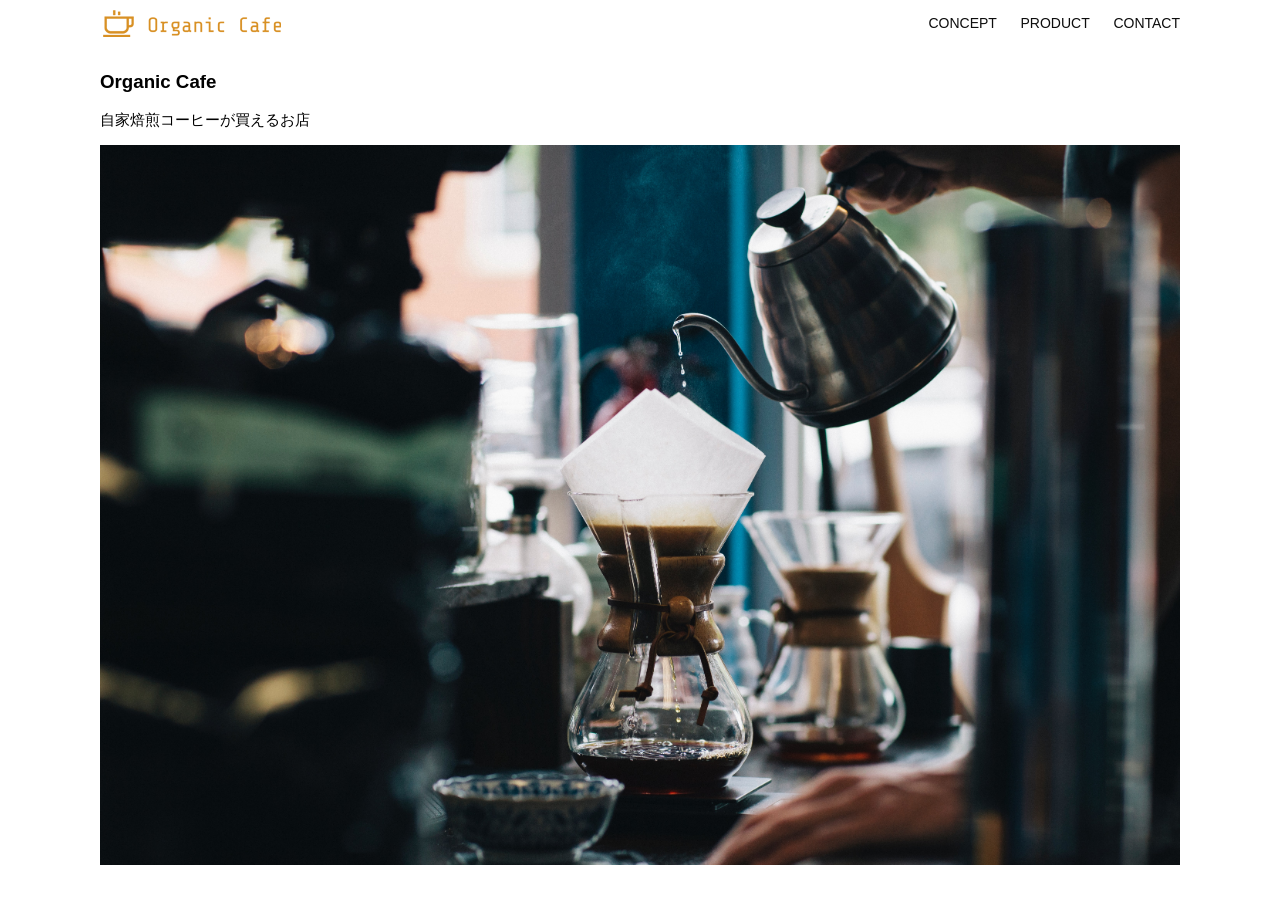
<file: html-css-kadai_013/index.html>
<!DOCTYPE html>
<html>
  <head>
    <title>Organic Cafe</title>
    <meta charset="UTF-8" />
    <meta name="description" content="自家焙煎のコーヒーがお家で楽しめるOrganic Cafe"/>
    <meta name="viewport" content="width=device-width, initial-scale=1.0" />
    <link rel="stylesheet" href="style.css" />
  </head>
  <body>
    <!-- ヘッダー -->
    <header>
      <!-- ロゴ -->
      <a href="index.html" id="logo"><img src="images/logo.png" alt="トップページに戻る"/></a>

      <!-- PC用ナビゲーション -->
      <nav id="nav-pc">
        <a href="index.html#concept">CONCEPT</a>
        <a href="index.html#product">PRODUCT</a>
        <a href="index.html#contact">CONTACT</a>
      </nav>

          <!-- スマホ用メニューボタン -->
    <img id="menu-sp" src="images/button-menu.png" alt="ナビゲーションを開く" onclick="document.getElementById('nav-sp').style.display = 'block'">

     <!-- スマホ用ナビゲーション -->
     <nav id="nav-sp">
       <ul>
         <li>
           <img id="close" src="images/button-close.png" alt="ナビゲーションを閉じる" onclick="document.getElementById('nav-sp').style.display = 'none'">
         </li>
         <li>
           <a id="logo-sp" href="index.html" onclick="document.getElementById('nav-sp').style.display = 'none'">
             <img src="images/logo-sp.png" alt="トップページに戻る">
           </a>
         </li>
         <li>
           <a class="menu" href="index.html#concept" onclick="document.getElementById('nav-sp').style.display = 'none'">CONCEPT</a>
         </li>
         <li>
           <a class="menu" href="index.html#product" onclick="document.getElementById('nav-sp').style.display = 'none'">PRODUCT</a>
         </li>
         <li><a class="menu" href="index.html#contact" onclick="document.getElementById('nav-sp').style.display = 'none'">CONTACT</a>
         </li>
       </ul>
     </nav>
    </header>

    <main>
      <article>
        <!-- メインビジュアル -->
        <section id="main-visual">
          <div id="main-message">
            <h1>Organic Cafe</h1>
            <p>自家焙煎コーヒーが買えるお店</p>
          </div>
          <img src="images/main-image.jpg" alt="コーヒーをハンドドリップで淹れる画像"/>
        </section>
      </article>
    </main>
  </body>
</html>
</file>
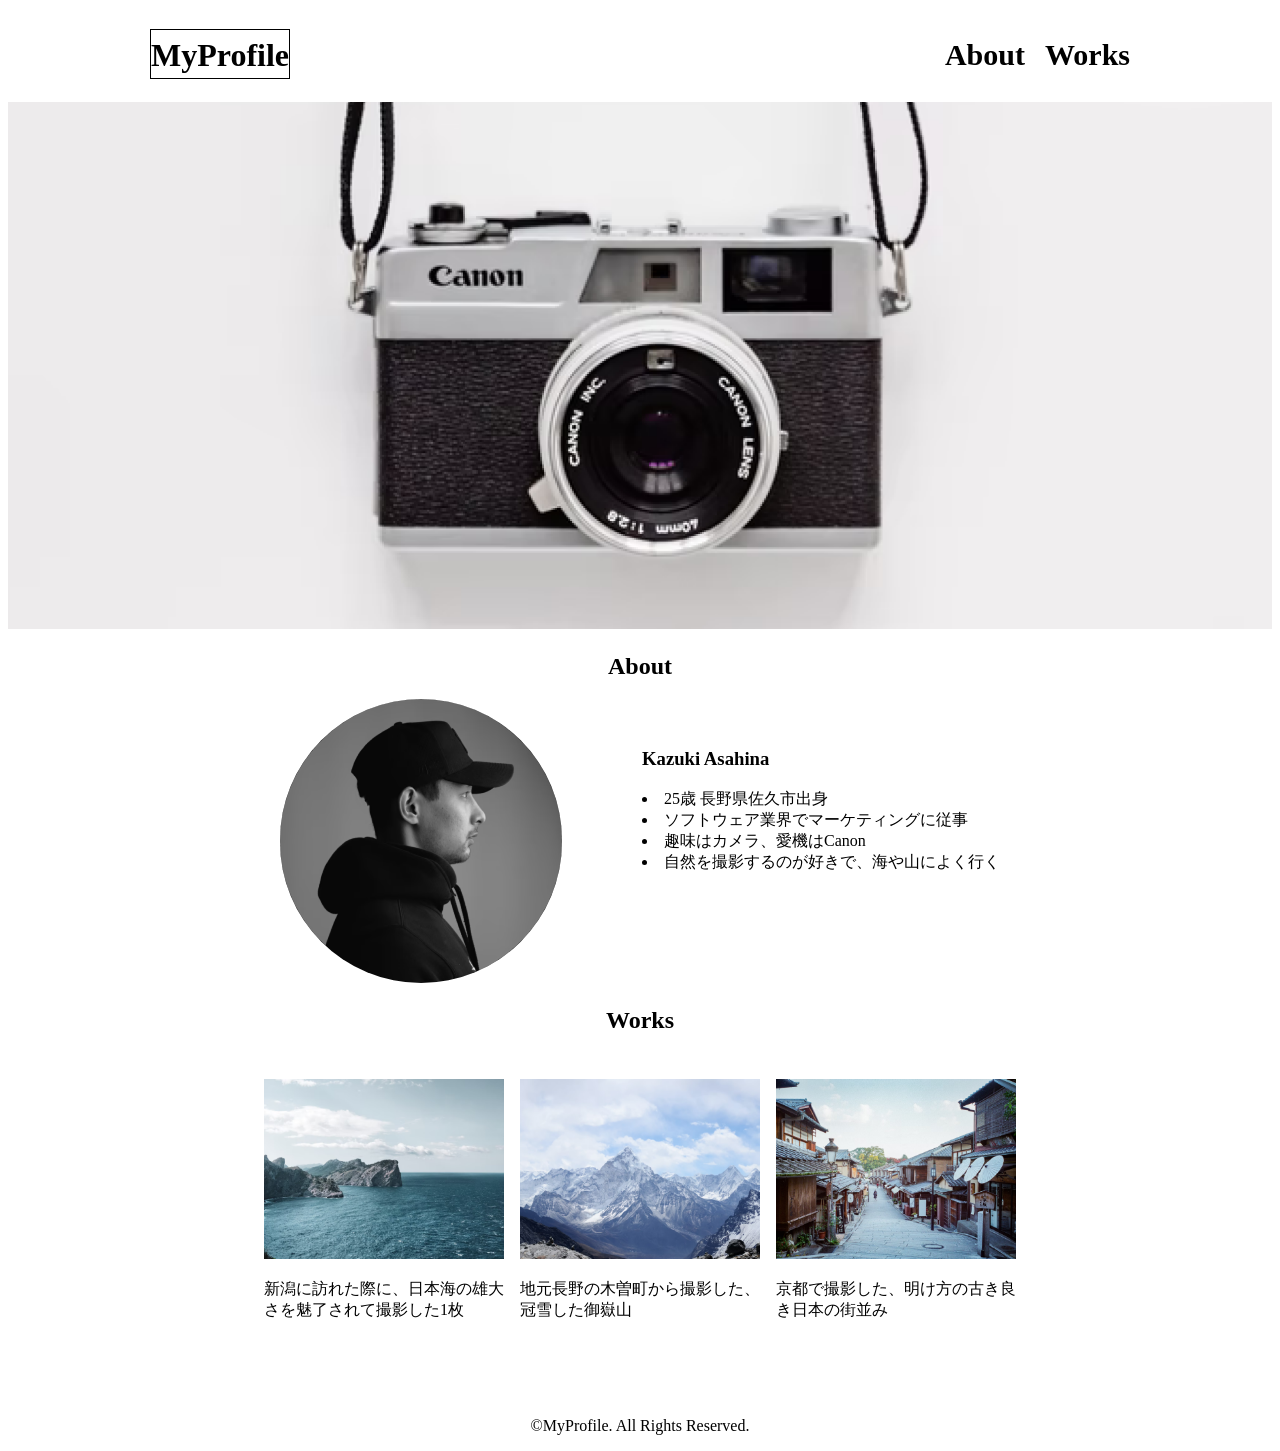
<file: kadai_001/index.html>
<!DOCTYPE html>
<html>
    <head>
    <title>Myprofile</title>
    <meta charset="UTF-8">
    <meta name="description" content="">
    <meta name="viewport" content="width=device-width, initial-scale=1.0">
    <link rel="stylesheet" href="css/style.css">
    </head>
    <body>
        <header>
            <h1>MyProfile</h1>
            <nav id="nav-pc">
          <ul>
          <li><a href="index.html#about">About</a></li>
          <li><a href="index.html#works">Works</a></li>
          </ul>
            </nav>
        </header>

        <main>
            <article>
                <div>
                    <img src="images/main.png" alt="main-visual">
                </div>
                <section id="about">
                    <h2>About</h2>
                    <div id="about-contens">
                    <div id="about-left">
                    <img src="images/about.png" alt="Kazuki Asahina">
                    </div> 
                    <div id="about-right">
                    <h3>Kazuki Asahina</h3>
                    <nav>
                     <li>25歳 長野県佐久市出身</li>
                     <li>ソフトウェア業界でマーケティングに従事</li>
                     <li>趣味はカメラ、愛機はCanon</li>
                     <li>自然を撮影するのが好きで、海や山によく行く</li>
                    </nav>
                    </div>
                    </div>
                </section>
                <section id="works">
                    <h2>Works</h2>
                    <div id="works-toics">
                    <div class="works-contents">
                        <img src="images/works1.png" alt="works1">
                        <p>新潟に訪れた際に、日本海の雄大さを魅了されて撮影した1枚</p>
                    </div>
                    <div class="works-contents">
                        <img src="images/works2.png" alt="works1">
                        <p>地元長野の木曽町から撮影した、冠雪した御嶽山</p>
                    </div>
                    <div class="works-contents">
                        <img src="images/works3.png" alt="works1">
                        <p>京都で撮影した、明け方の古き良き日本の街並み</p>
                    </div>
                    </div>
                </section>
            </article>
        </main>
        <footer>
           <p id="copyright">&copy;MyProfile. All Rights Reserved.</p> 
        </footer>
    </body>
</html>
</file>
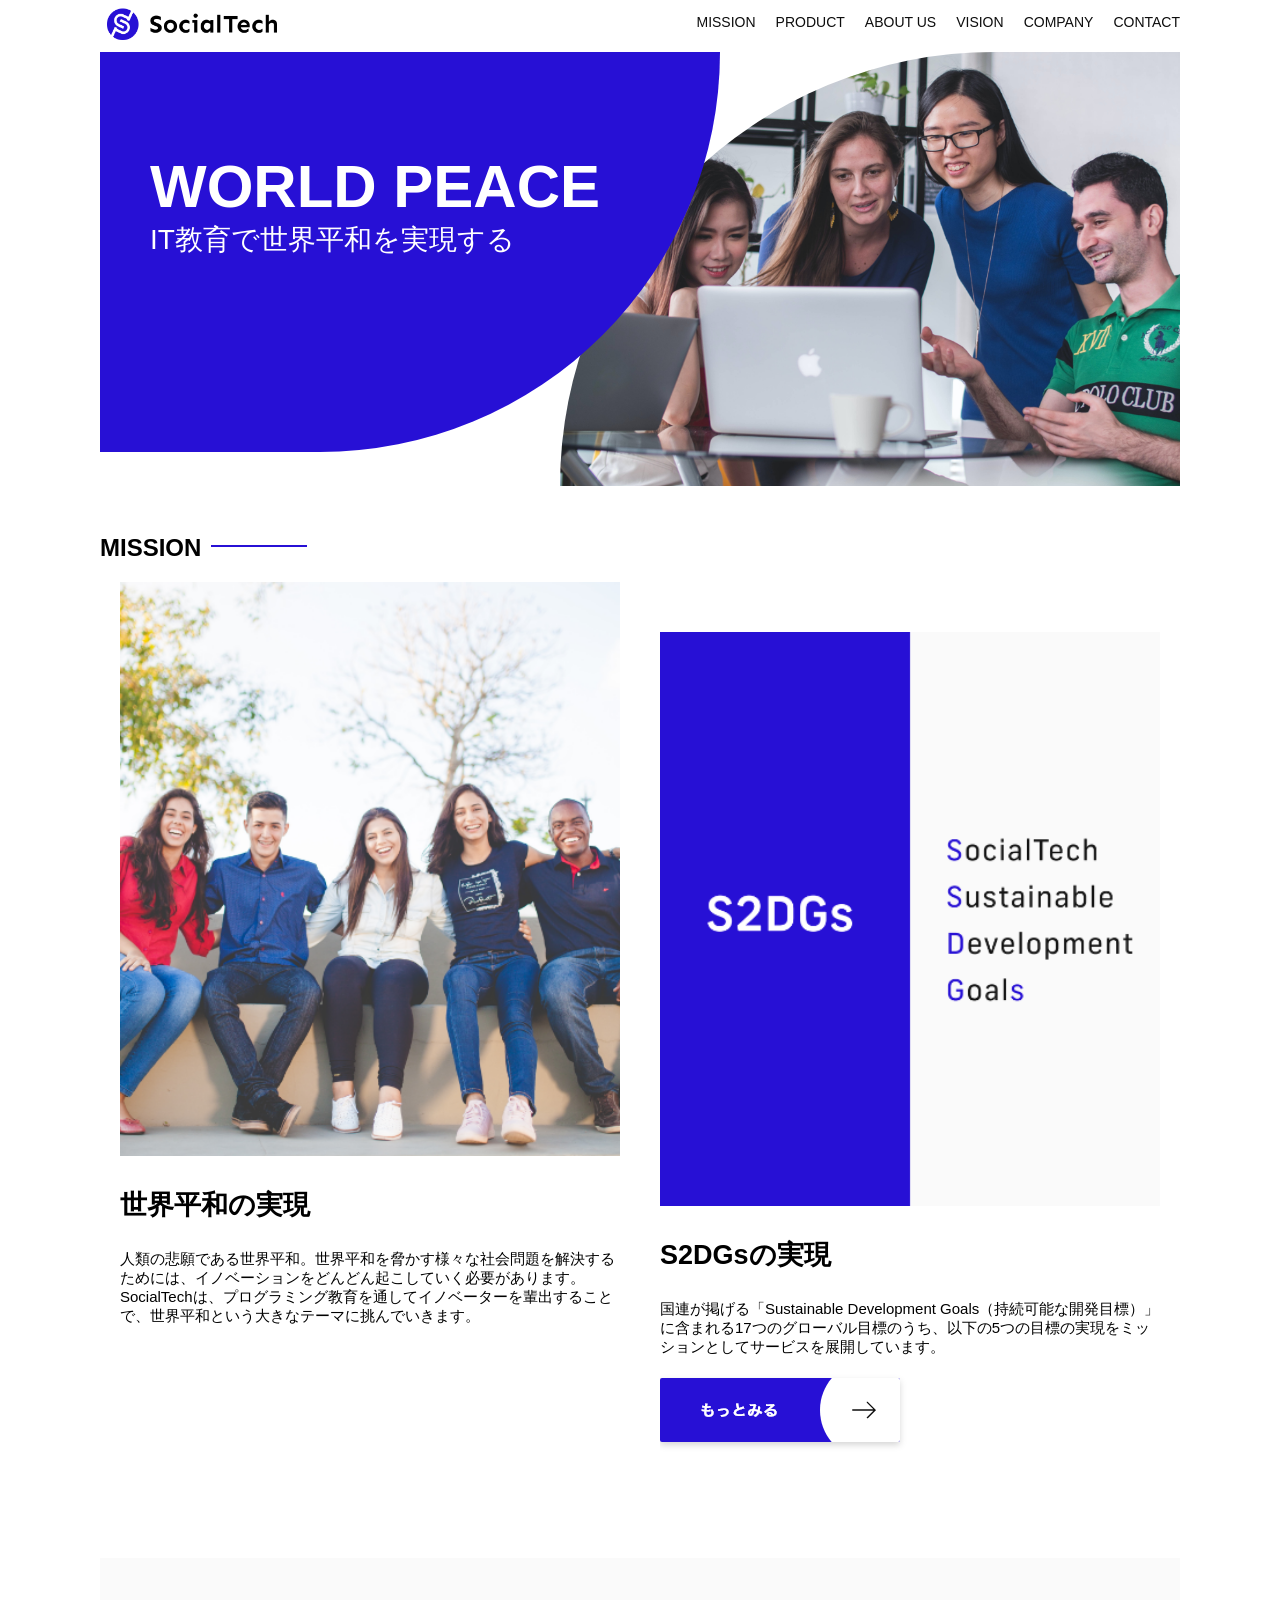
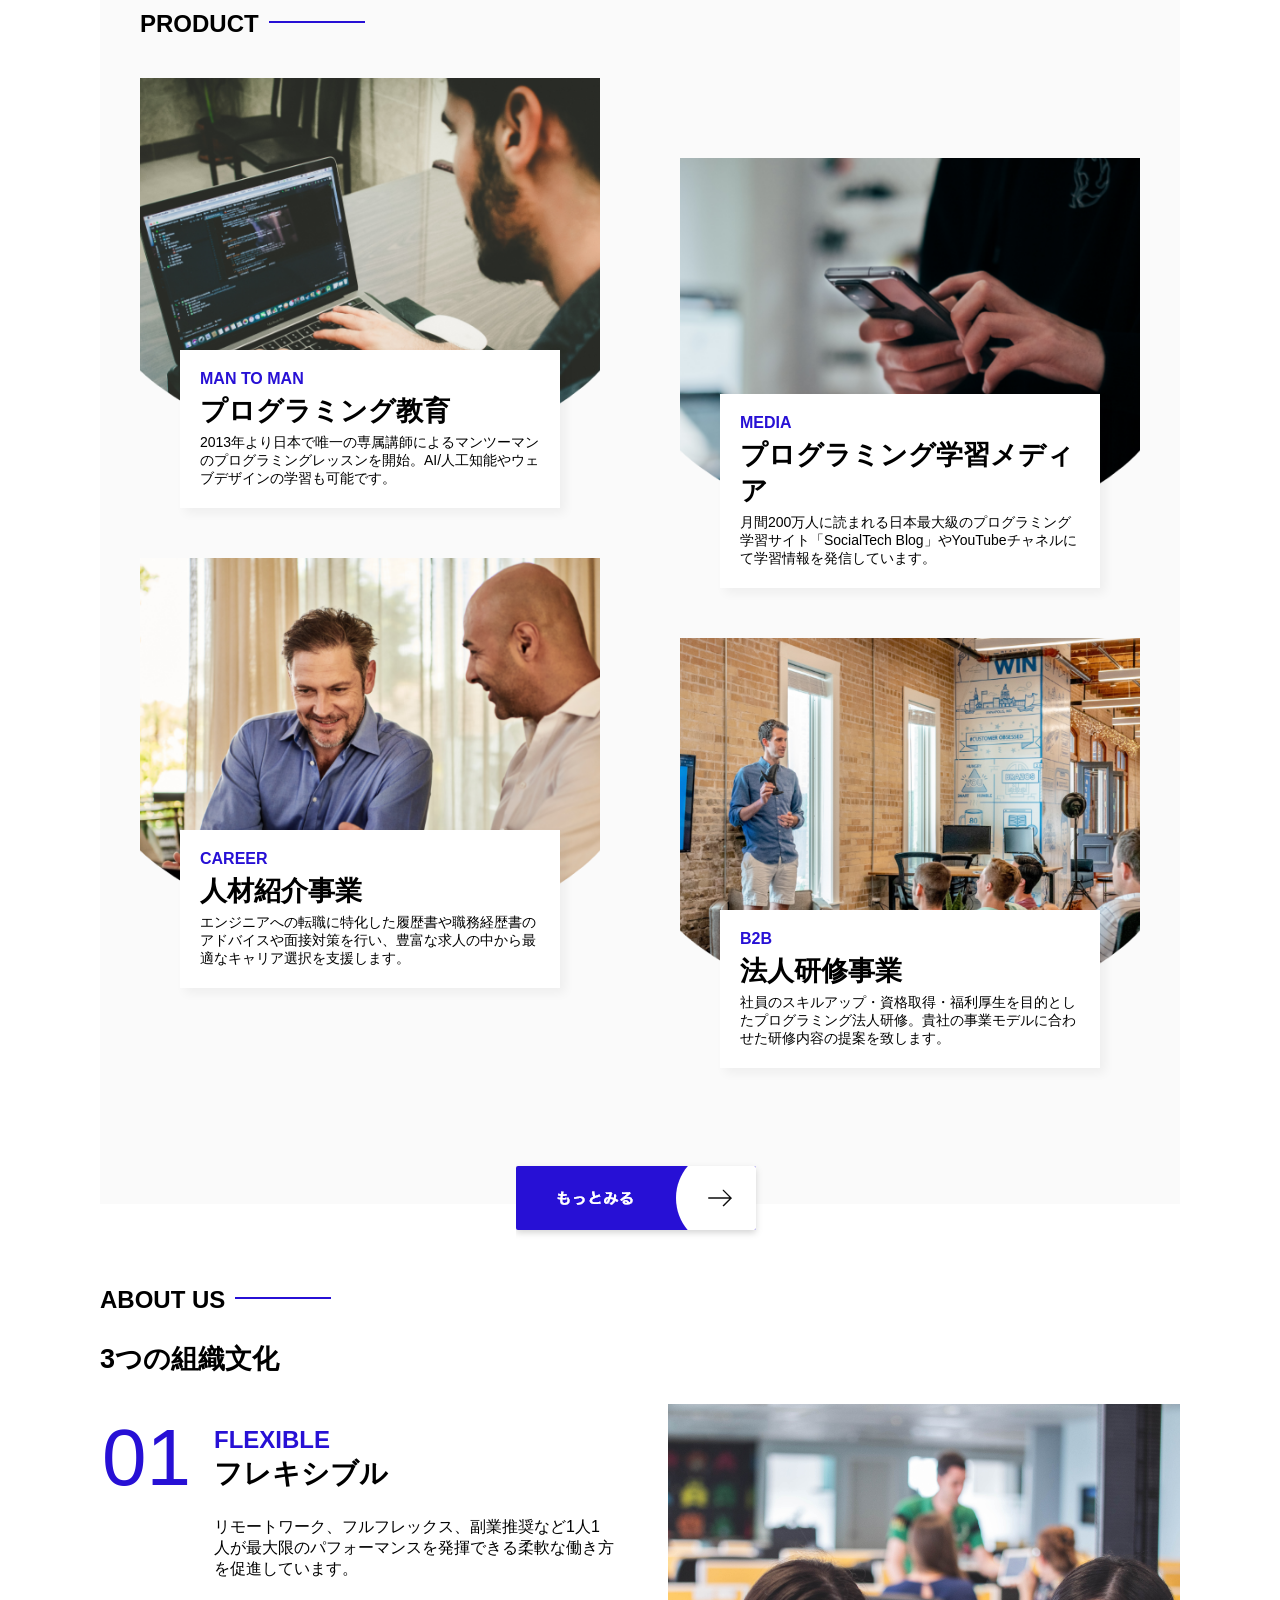
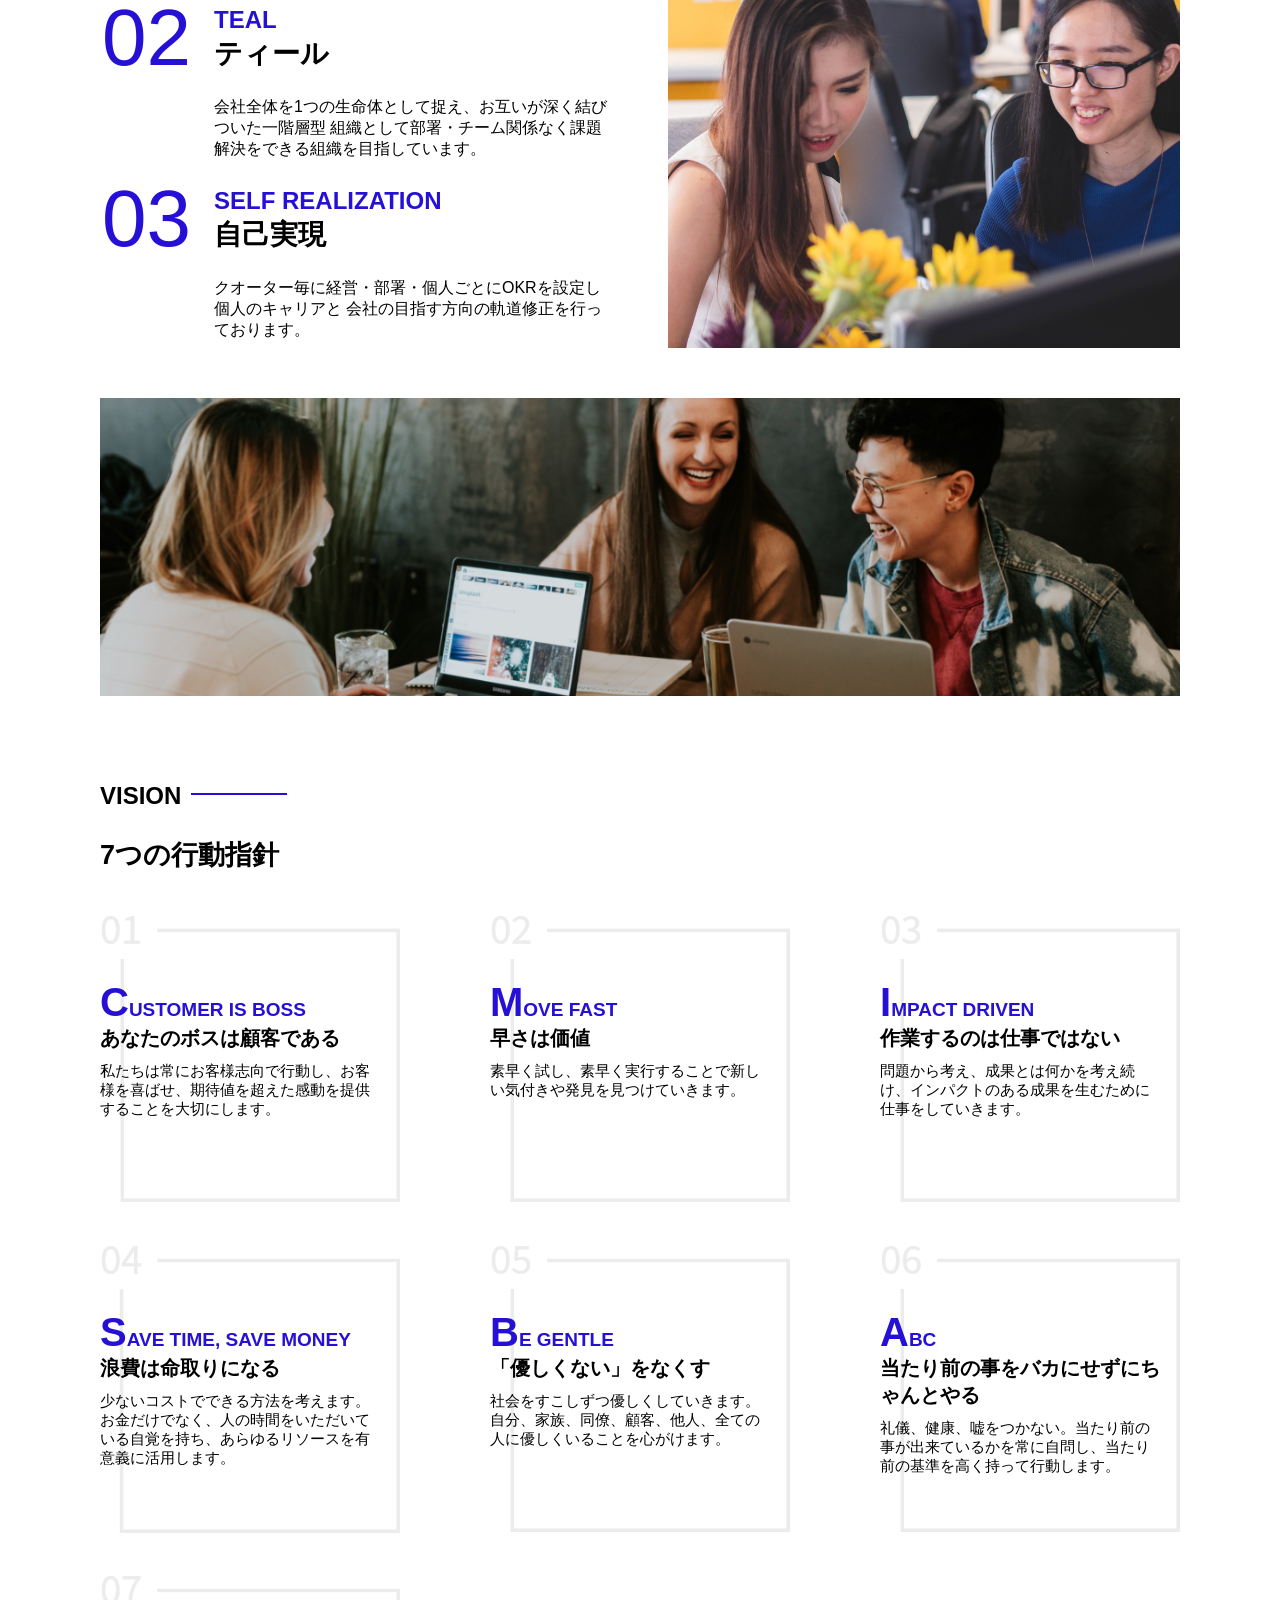
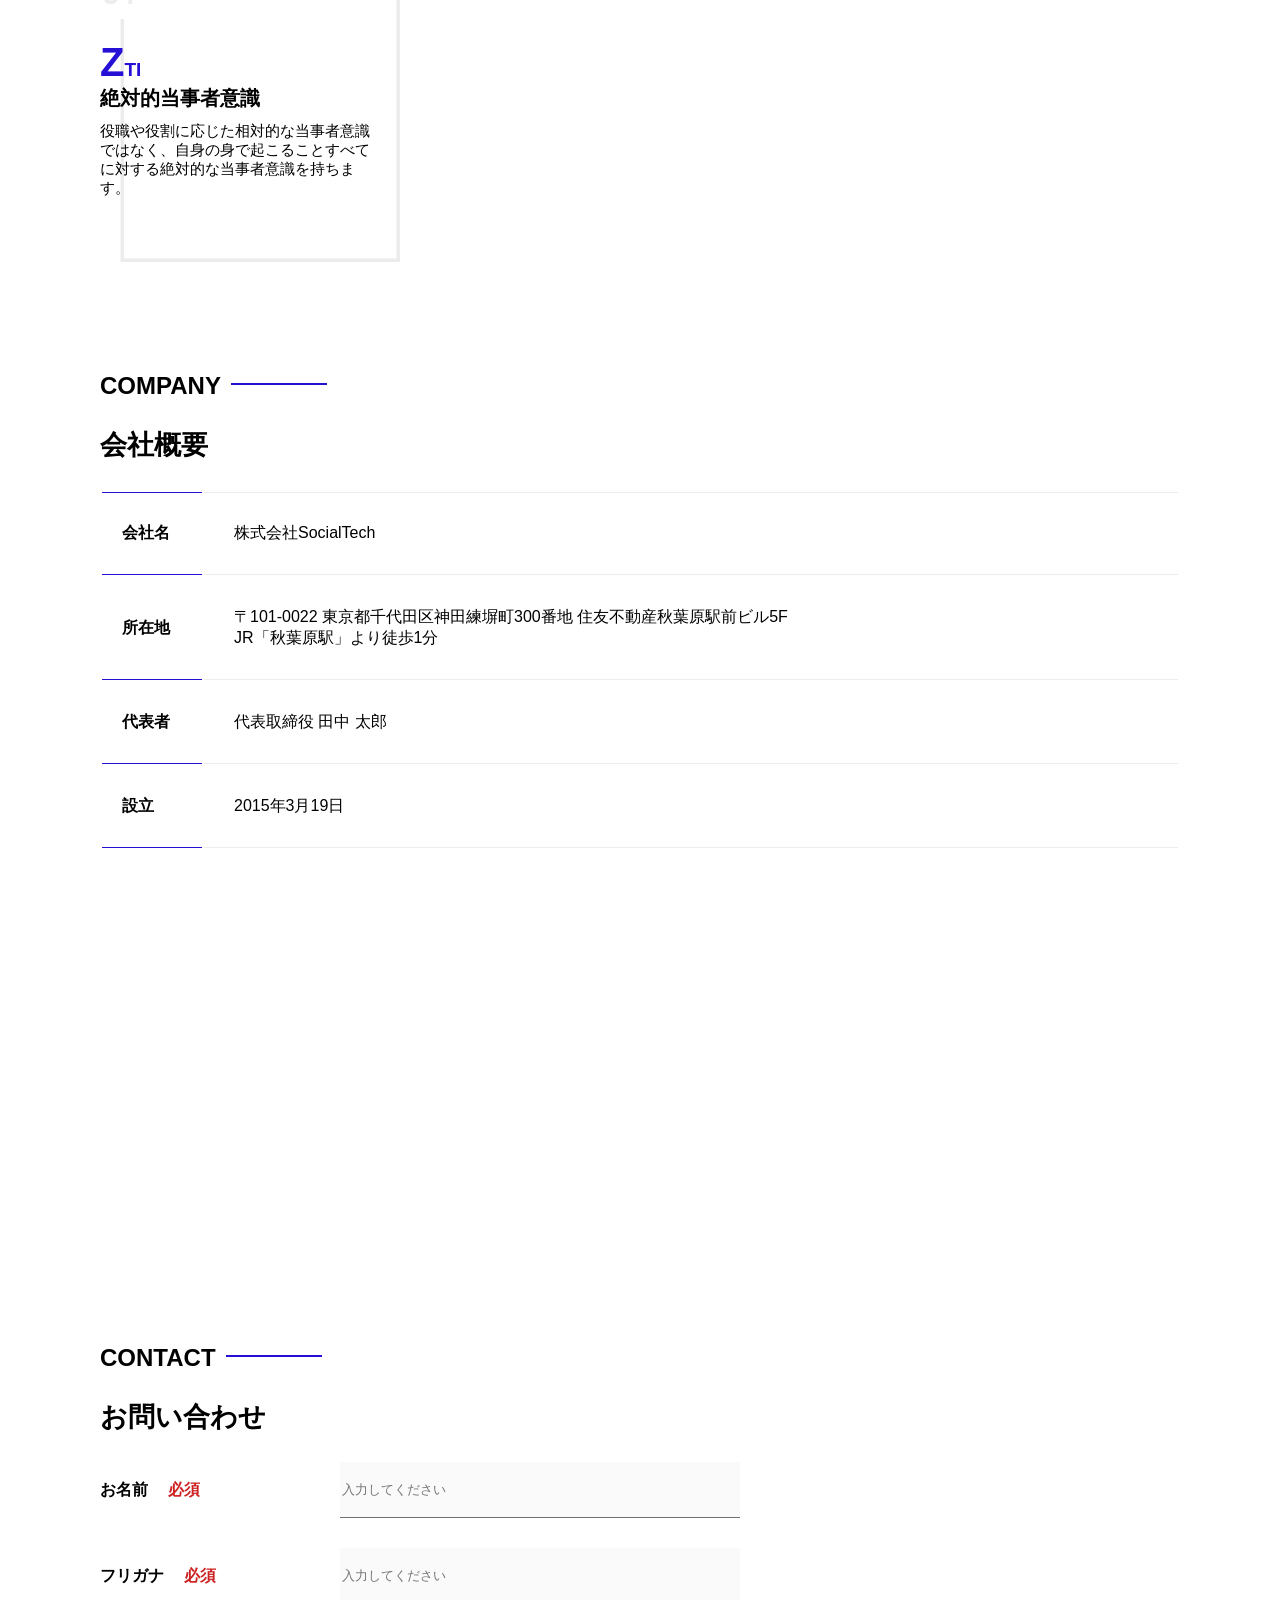
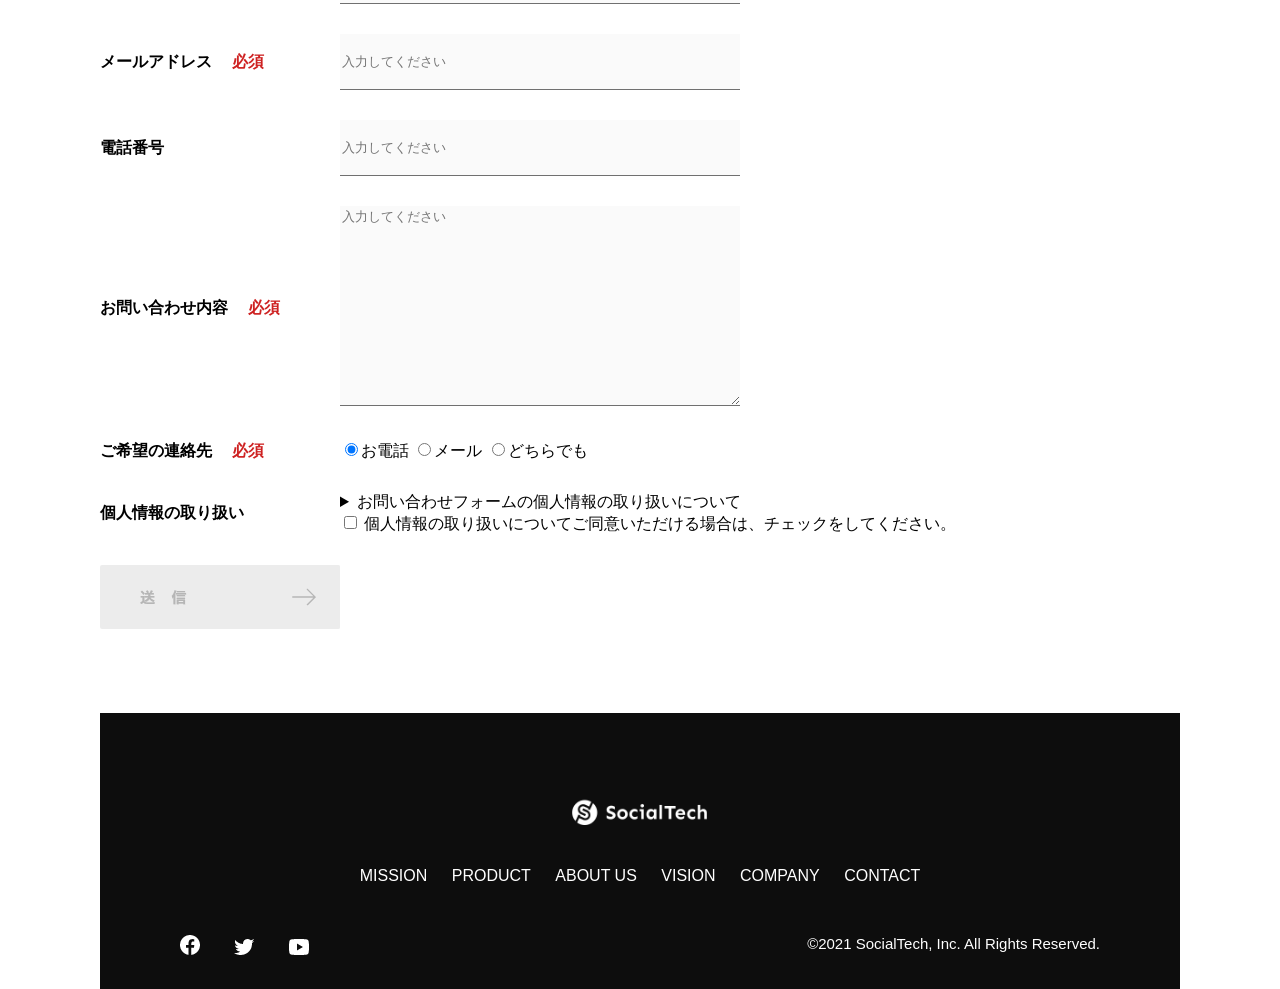
<file: kadai_tutorial_output/index.html>
<!DOCTYPE html>
 <html>
 <head>
  <title>SocialTech</title>
  <meta charset="UTF-8">
  <meta name="description" content="SocialTechはEdTech業界のリーディングカンパニーを目指します。">
  <meta name="viewport" content="width=device-width, initial-scale=1.0">
  <link rel="stylesheet" href="style.css">
</head>  
 <body>
  <header>
     <a href="index.html" id="logo">
      <img src="images/logo.png" alt="トップページに戻る">
    </a>

    <nav id="nav-pc">
       <ul>
        <li><a href="mission.html">MISSION</a></li>
        <li><a href="product.html">PRODUCT</a></li>
        <li><a href="index.html#aboutus">ABOUT US</a></li>
        <li><a href="index.html#vision">VISION</a></li>
        <li><a href="index.html#company">COMPANY</a></li>
        <li><a href="index.html#contact">CONTACT</a></li>
       </ul>
   </nav>

    <!-- スマホ用メニューボタン -->
       <button id="menu-sp" onclick="document.getElementById('nav-sp').style.display = 'block'">
         <img src="images/button-menu.png" alt="ナビゲーションを開く">
       </button>
       <!-- スマホ用ナビゲーション -->
       <div id="nav-sp">
         <button id="close" onclick="document.getElementById('nav-sp').style.display = 'none'">
           <img src="images/button-close.png" alt="ナビゲーションを閉じる">
         </button>
 
         <nav>
           <ul>
             <li>
               <a id="logo-sp" href="index.html" onclick="document.getElementById('nav-sp').style.display = 'none'"><img src="images/logo-sp.png" alt="トップページに戻る"></a>
             </li>
             <li><a class="menu" href="mission.html" onclick="document.getElementById('nav-sp').style.display = 'none'">MISSION</a></li>
             <li><a class="menu" href="product.html" onclick="document.getElementById('nav-sp').style.display = 'none'">PRODUCT</a></li>
             <li><a class="menu" href="index.html#aboutus" onclick="document.getElementById('nav-sp').style.display = 'none'">ABOUT US</a></li>
             <li><a class="menu" href="index.html#vision" onclick="document.getElementById('nav-sp').style.display = 'none'">VISION</a></li>
             <li><a class="menu" href="index.html#company" onclick="document.getElementById('nav-sp').style.display = 'none'">COMPANY</a></li>
             <li><a class="menu" href="index.html#contact" onclick="document.getElementById('nav-sp').style.display = 'none'">CONTACT</a></li>
           </ul>
         </nav>
         <div id="sns">
           <a href="https://www.facebook.com/sejuku2013">
             <img src="images/button-facebook.png" alt="Facebookのリンク">
           </a>
           <a href="https://twitter.com/samuraijuku">
             <img src="images/button-twitter.png" alt="Twitterのリンク">
           </a>
           <a href="https://www.youtube.com/channel/UCCFOQO5aDK0xXam4cUQXT8g">
             <img src="images/button-youtube.png" alt="YouTubeのリンク">
           </a>
         </div>
       </div>
  </header>
  
  <main>
    <article>
        <section id="main-visual">
            <div id="main-message">
            <h1>WORLD PEACE</h1>
            <p>IT教育で世界平和を実現する</p>
        </div>
        <img src="images/index/index-main.png" alt="PCの周りに集まる多国籍の仲間たち">
      </section>

      <section id="mission">
        <h2 class="index-h2">MISSION</h2>
        <div id="mission-flex">
          <div>
            <img id="mission-photo" src="images/index/index-mission.png" alt="屋外のベンチで写真を撮影する多国籍の仲間たち">
            <h3>世界平和の実現</h3>
            <p>
              人類の悲願である世界平和。世界平和を脅かす様々な社会問題を解決するためには、イノベーションをどんどん起こしていく必要があります。SocialTechは、プログラミング教育を通してイノベーターを輩出することで、世界平和という大きなテーマに挑んでいきます。
            </p>
          </div>
          <div>
            <img id="s2dgs" src="images/index/s2dgs.png" alt="S2DGs">
            <h3>S2DGsの実現</h3>
            <p>国連が掲げる「Sustainable Development Goals（持続可能な開発目標）」に含まれる17つのグローバル目標のうち、以下の5つの目標の実現をミッションとしてサービスを展開しています。</p>
            <a href="mission.html">
              <img src="images/button-more.png" alt="もっとみる">
            </a>
          </div>
        </div>
      </section>

      <section id="product">
       <h2 class="index-h2">PRODUCT</h2>
        <div class="product-flex">
         <div id="product-left">
            <div>
               <img class="product-photo" src="images/index/index-mantoman.png" alt="PCでコードを書く男性">
               <div class="product-explain">
                 <span>MAN TO MAN</span>
                 <h3>プログラミング教育</h3>
                 <p>2013年より日本で唯一の専属講師によるマンツーマンのプログラミングレッスンを開始。AI/人工知能やウェブデザインの学習も可能です。</p>
               </div>
             </div>
             <div>
               <img class="product-photo" src="images/index/index-career.png" alt="笑顔で話し合う2人の男性">
               <div class="product-explain">
                 <span>CAREER</span>
                 <h3>人材紹介事業</h3>
                 <p>エンジニアへの転職に特化した履歴書や職務経歴書のアドバイスや面接対策を行い、豊富な求人の中から最適なキャリア選択を支援します。</p>
               </div>
             </div>
         </div>
         <div id="product-right">
            <div>
              <img class="product-photo" src="images/index/index-media.png" alt="スマートフォンを操作する人">
              <div class="product-explain">
                <span>MEDIA</span>
                <h3>プログラミング学習メディア</h3>
                <p>月間200万人に読まれる日本最大級のプログラミング学習サイト「SocialTech Blog」やYouTubeチャネルにて学習情報を発信しています。</p>
              </div>
            </div>
            <div>
              <img class="product-photo" src="images/index/index-b2b.png" alt="講演中の男性とそれを聴く人々">
              <div class="product-explain">
                <span>B2B</span>
                <h3>法人研修事業</h3>
                <p>社員のスキルアップ・資格取得・福利厚生を目的としたプログラミング法人研修。貴社の事業モデルに合わせた研修内容の提案を致します。</p>
              </div>
            </div>
          </div>
        </div>
        <div id="product-more">
          <a href="product.html">
            <img src="images/button-more.png" alt="もっとみる">
          </a>
        </div>
      </section>

      <section id="aboutus">
        <h2 class="index-h2">ABOUT US</h2>
        <h3>3つの組織文化</h3>
        <div>
             <table class="culture-table">
            <tr>
              <td class="culture-num">01</td>
              <th><span class="culture-en">FLEXIBLE</span><br>フレキシブル</th>
            </tr>
            <tr>
              <td>
                <!--空のセル-->
              </td>
              <td class="culture-description">リモートワーク、フルフレックス、副業推奨など1人1人が最大限のパフォーマンスを発揮できる柔軟な働き方を促進しています。</td>
            </tr>
            <tr>
              <td class="culture-num">02</td>
              <th><span class="culture-en">TEAL</span><br>ティール</th>
            </tr>
            <tr>
              <td>
                <!--空のセル-->
              </td>
              <td class="culture-description">会社全体を1つの生命体として捉え、お互いが深く結びついた一階層型 組織として部署・チーム関係なく課題解決をできる組織を目指しています。</td>
            </tr>
            <tr>
              <td class="culture-num">03</td>
              <th><span class="culture-en">SELF REALIZATION</span><br>自己実現</th>
            </tr>
            <tr>
              <td>
                <!--空のセル-->
              </td>
              <td class="culture-description">クオーター毎に経営・部署・個人ごとにOKRを設定し個人のキャリアと 会社の目指す方向の軌道修正を行っております。</td>
            </tr>
          </table>
        <img class="culture-img" src="images/index/index-aboutus1.png" alt="笑顔で話し合う2人の女性">
        </div>
        <img class="culture-img2" src="images/index/index-aboutus2.png" alt="笑顔で話し合う3人の男女">
      </section>

      <section id="vision">
        <h2 class="index-h2">VISION</h2>
        <h3>7つの行動指針</h3>
        <div>
          <div class="vision-box">
               <img src="images/index/vision-01.png" alt="01">
               <div>
                 <h4>CUSTOMER IS BOSS</h4>
                 <h5>あなたのボスは顧客である</h5>
                 <p>私たちは常にお客様志向で行動し、お客様を喜ばせ、期待値を超えた感動を提供することを大切にします。</p>
               </div>
          </div>
          <div class="vision-box">
               <img src="images/index/vision-02.png" alt="02">
               <div>
                 <h4>MOVE FAST</h4>
                 <h5>早さは価値</h5>
                 <p>素早く試し、素早く実行することで新しい気付きや発見を見つけていきます。</p>
               </div>
             </div>
             <div class="vision-box">
               <img src="images/index/vision-03.png" alt="03">
               <div>
                 <h4>IMPACT DRIVEN</h4>
                 <h5>作業するのは仕事ではない</h5>
                 <p>問題から考え、成果とは何かを考え続け、インパクトのある成果を生むために仕事をしていきます。</p>
               </div>
             </div>
             <div class="vision-box">
               <img src="images/index/vision-04.png" alt="04">
               <div>
                 <h4>SAVE TIME, SAVE MONEY</h4>
                 <h5>浪費は命取りになる</h5>
                 <p>少ないコストでできる方法を考えます。お金だけでなく、人の時間をいただいている自覚を持ち、あらゆるリソースを有意義に活用します。</p>
               </div>
             </div>
             <div class="vision-box">
               <img src="images/index/vision-05.png" alt="05">
               <div>
                 <h4>BE GENTLE</h4>
                 <h5>「優しくない」をなくす</h5>
                 <p>社会をすこしずつ優しくしていきます。自分、家族、同僚、顧客、他人、全ての人に優しくいることを心がけます。</p>
               </div>
             </div>
             <div class="vision-box">
               <img src="images/index/vision-06.png" alt="06">
               <div>
                 <h4>ABC</h4>
                 <h5>当たり前の事をバカにせずにちゃんとやる</h5>
                 <p>礼儀、健康、嘘をつかない。当たり前の事が出来ているかを常に自問し、当たり前の基準を高く持って行動します。</p>
               </div>
             </div>
             <div class="vision-box">
               <img src="images/index/vision-07.png" alt="07">
               <div>
                 <h4>ZTI</h4>
                 <h5>絶対的当事者意識</h5>
                 <p>役職や役割に応じた相対的な当事者意識ではなく、自身の身で起こることすべてに対する絶対的な当事者意識を持ちます。</p>
               </div>
             </div>
        </div>
      </section>

      <section id="company">
        <h2 class="index-h2">COMPANY</h2>
        <h3>会社概要</h3>
        <table id="company-table">
             <tr>
               <th class="tableheader tableheader-first">会社名</th>
               <td class="cell cell-first">株式会社SocialTech</td>
             </tr>
             <tr>
               <th class="tableheader">所在地</th>
               <td class="cell">〒101-0022 東京都千代田区神田練塀町300番地 住友不動産秋葉原駅前ビル5F<br>JR「秋葉原駅」より徒歩1分</td>
             </tr>
             <tr>
               <th class="tableheader">代表者</th>
               <td class="cell">代表取締役 田中 太郎</td>
             </tr>
             <tr>
               <th class="tableheader">設立</th>
               <td class="cell">2015年3月19日</td>
             </tr>
           </table>
            <iframe 
 src="https://www.google.com/maps/embed?pb=!1m18!1m12!1m3!1d3240.0688551336807!2d139.7720776771055!3d35.69992317258124!2m3!1f0!2f0!3f0!3m2!1i1024!2i768!4f13.1!3m3!1m2!1s0x60188fee13660e23%3A0x77137876edf742ac!2z5L2P5Y-L5LiN5YuV55Sj56eL6JGJ5Y6f6aeF5YmN44OT44Or!5e0!3m2!1sja!2sjp!4v1704858013291!5m2!1sja!2sjp" 
 style="border: 0" allowfullscreen="" loading="lazy">
 </iframe>
      </section>

      <section id="contact">
        <h2 class="index-h2">CONTACT</h2>
        <h3>お問い合わせ</h3>
        <form>
          <div>
            <div class="contact-heading">
              <label class="contact-label">お名前<span class="contact-span">必須</span></label>
            </div>
            <div>
              <input type="text" name="name" placeholder="入力してください" class="contact-textbox">
            </div>
          </div>
          <div>
            <div class="contact-heading">
              <label class="contact-label">フリガナ<span class="contact-span">必須</span></label>
            </div>
            <div>
              <input type="text" name="hurigana" placeholder="入力してください" class="contact-textbox">
            </div>
          </div>
          <div>
            <div class="contact-heading">
              <label class="contact-label">メールアドレス<span class="contact-span">必須</span></label>
            </div>
            <div>
              <input type="text" name="email" placeholder="入力してください" class="contact-textbox">
            </div>
          </div>
          <div>
            <div class="contact-heading">
              <label class="contact-label">電話番号</label>
            </div>
            <div>
              <input type="text" name="tel" placeholder="入力してください" class="contact-textbox">
            </div>
          </div>
           <div>
            <div class="contact-heading">
              <label class="contact-label">お問い合わせ内容<span class="contact-span">必須</span></label>
            </div>
            <div>
              <textarea class="contact-textarea" placeholder="入力してください" name="message"></textarea>
            </div>
          </div>
          <div>
            <div class="contact-heading">
              <label class="contact-label">ご希望の連絡先<span class="contact-span">必須</span></label>
            </div>
            <div>
              <input class="radiobutton" type="radio" value="tel" name="contact" checked><label>お電話</label>
              <input class="radiobutton" type="radio" value="mail" name="contact"><label>メール</label>
              <input class="radiobutton" type="radio" value="both" name="contact"><label>どちらでも</label>
            </div>
          </div>
          <div>
               <div class="contact-heading">
                 <label class="contact-label">個人情報の取り扱い</label>
               </div>
               <div>
                 <details>
                   <summary>お問い合わせフォームの個人情報の取り扱いについて</summary>
                   <div>
                     <dl>
                       <dt>１．組織の名称又は氏名</dt>
                       <dd>株式会社SocialTech</dd>
                       <dt>２．個人情報保護管理者（若しくはその代理人）の氏名又は職名、所属及び連絡先</dt>
                       <dd>
                         <p>鈴木 一郎 コーポレート部</p>
                         <p>メールアドレス：samurai@example.com</p>
                         <p>TEL：03-1234-5678</p>
                       </dd>
                       <dt>３．個人情報の利用目的</dt>
                       <dd>
                         <ul>
                           <li>本サービス及び本サービスに関連する情報の提供又はそれらに関する連絡のため</li>
                           <li>ユーザーの本人確認のため</li>
                           <li>当社サービスのご案内のため</li>
                           <li>当社の商品等の広告または宣伝（電子メールによるものを含むものとします。）</li>
                         </ul>
                       </dd>
                       <dt>４．個人情報の取り扱い業務の委託</dt>
                       <dd>個人情報の取扱業務の全部または一部を外部に業務委託する場合があります。その際、弊社は、個人情報を適切に保護できる管理体制を敷き実行していることを条件として委託先を厳選したうえで、機密保持契約を委託先と締結し、お客様の個人情報を厳密に管理させます。</dd>
                       <dt>５．個人情報の開示等の請求</dt>
                       <dd>
                         お客様は、弊社に対してご自身の個人情報の開示等（利用目的の通知、開示、内容の訂正・追加・削除、利用の停止または消去、第三者への提供の停止）に関して、当社問合わせ窓口に申し出ることができます。<br>
                         その際、弊社はお客様ご本人を確認させていただいたうえで、合理的な期間内に対応いたします。<br>
                         なお、個人情報に関する弊社問合わせ先は、次の通りです。
                       </dd>
                       <dd>
                         <p>株式会社SocialTech　個人情報問合せ窓口</p>
                         <p>〒150-0043　東京都千代田区神田練塀町300番地 住友不動産秋葉原駅前ビル5F</p>
                         <p>メールアドレス：samurai@example.com　TEL：03-1234-5678</p>
                       </dd>
 
                       <dt>６．個人情報を提供されることの任意性について</dt>
                       <dd>お客様がご自身の個人情報を弊社に提供されるか否かは、お客様のご判断によりますが、もしご提供されない場合には、適切なサービスが提供できない場合がありますので予めご了承ください。</dd>
                     </dl>
                   </div>
                 </details>
                 <input type="checkbox" name="agree">
                 <span>個人情報の取り扱いについてご同意いただける場合は、チェックをしてください。</span>
               </div>
             </div>
             <input type="image" src="images/button-submit.png" alt="送信する">
        </form>
      </section>


    </article>
  </main>
  </body>
</html>
      </section>
    </article>
   </main>

   <footer>
      <div id="footer-logo">
        <img src="images/logo-sp.png" alt="SocialTech">
      </div>
      <div id="footer-link">
        <a href="mission.html">MISSION</a>
        <a href="product.html">PRODUCT</a>
        <a href="index.html#aboutus">ABOUT US</a>
        <a href="index.html#vision">VISION</a>
        <a href="index.html#company">COMPANY</a>
        <a href="index.html#contact">CONTACT</a>
      </div>
       <div id="sns-footer">
         <div class="sns-btns">
           <a href="https://www.facebook.com/sejuku2013"><img src="images/button-facebook.png" alt="Facebookのリンク"></a>
           <a href="https://twitter.com/samuraijuku"><img src="images/button-twitter.png" alt="Twitterのリンク"></a>
           <a href="https://www.youtube.com/channel/UCCFOQO5aDK0xXam4cUQXT8g"><img src="images/button-youtube.png" alt="YouTubeのリンク"></a>
         </div>
         <p id="copyright">&copy;2021 SocialTech, Inc. All Rights Reserved.</p>
       </div>
    </footer>
    




 </body>
 </html>
</file>
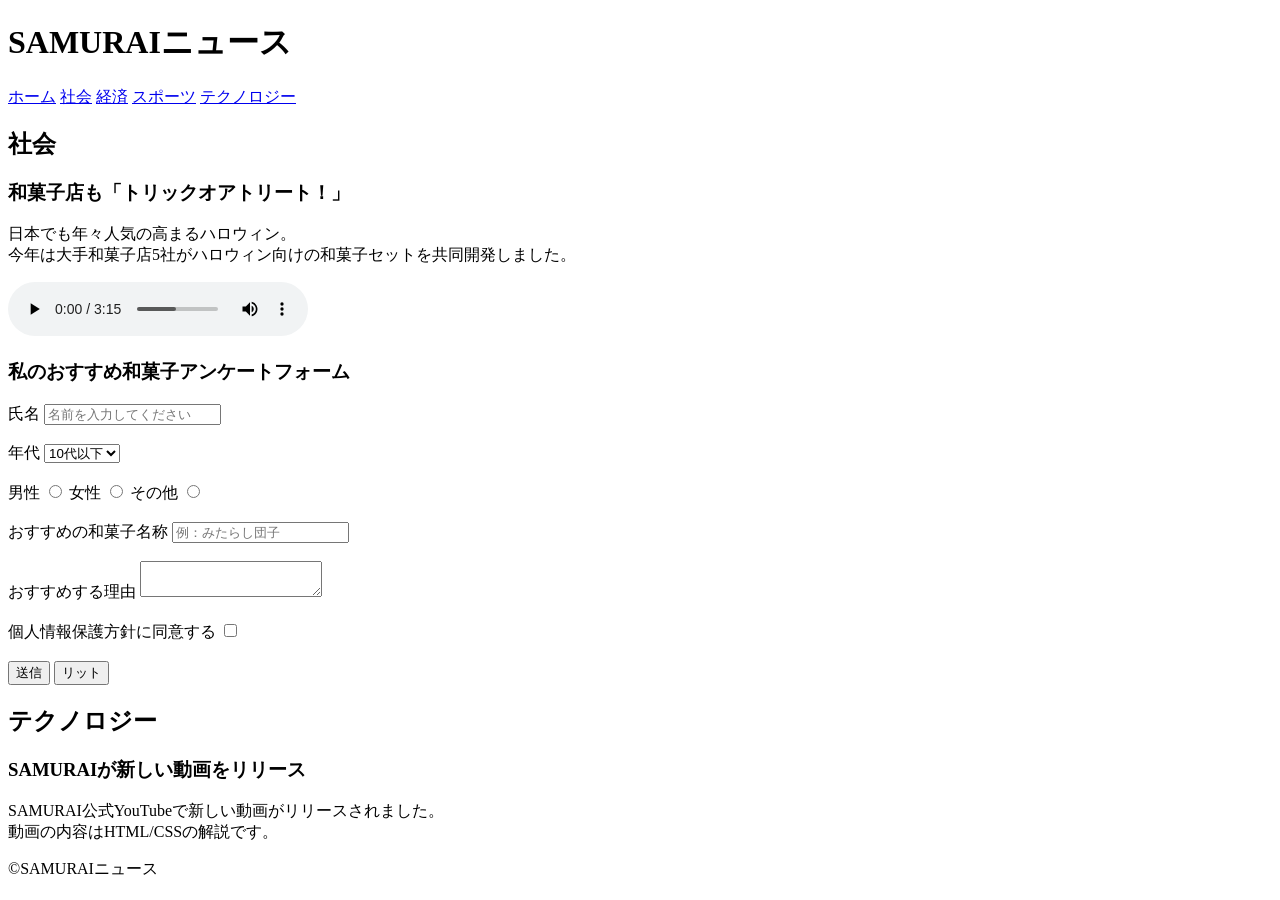
<file: kadai_008/kadai_008.html>
<!DOCTYPE html>
<html>
<head>
  <title>8章課題</title>
  <meta name="description" content="このページは8章の課題です。">
  <meta charset="UTF-8">
</head>
<body>
  <header>
    <h1>SAMURAIニュース</h1>
    <nav>
      <a href="https://www.sejuku.net/">ホーム</a>
      <a href="https://www.sejuku.net/">社会</a>
      <a href="https://www.sejuku.net/">経済</a>
      <a href="https://www.sejuku.net/">スポーツ</a>
      <a href="https://www.sejuku.net/">テクノロジー</a>
    </nav> 
  </header>
  <main>
    <article>
      <h2>社会</h2>
      <section>
        <h3>和菓子店も「トリックオアトリート！」</h3>
        <p>日本でも年々人気の高まるハロウィン。
          <br>今年は大手和菓子店5社がハロウィン向けの和菓子セットを共同開発しました。</p>
          <audio src="ichi.mp3" controls></audio>
       </section>
      <section>
        <h3>私のおすすめ和菓子アンケートフォーム</h3>
        <form>
         <label>氏名</label>
         <input type="text" placeholder="名前を入力してください">
         <br>
         <br>
         <label>年代</label>
         <select>
          <option>10代以下</option>
          <option>20代</option>
          <option>30代</option>
          <option>40代以上</option>
         </select>
         <br>
         <br>
         <label>男性</label>
         <input type="radio" name="gen">
         <label>女性</label>
         <input type="radio" name="gen">
         <label>その他</label>
         <input type="radio" name="gen">
         <br>
         <br>
         <label>おすすめの和菓子名称</label>
         <input type="text" placeholder="例：みたらし団子">
         <br>
         <br>
         <label>おすすめする理由</label>
        <textarea></textarea>
        <br>
        <br>
         <label>個人情報保護方針に同意する</label> 
         <input type="checkbox"> 
         <br>
         <br> 
         <input type="submit" value="送信"> 
         <input type="reset" value="リット">
        </form>
      </section>
    </article>
    <article>
      <h2>テクノロジー</h2>
      <section>
         <h3>SAMURAIが新しい動画をリリース</h3>
        <p>SAMURAI公式YouTubeで新しい動画がリリースされました。
          <br>動画の内容はHTML/CSSの解説です。</p>
      </section>
    </article>
  </main>
  <footer>
    <p>&copy;SAMURAIニュース</p>
  </footer>
</body>
</html>
</file>
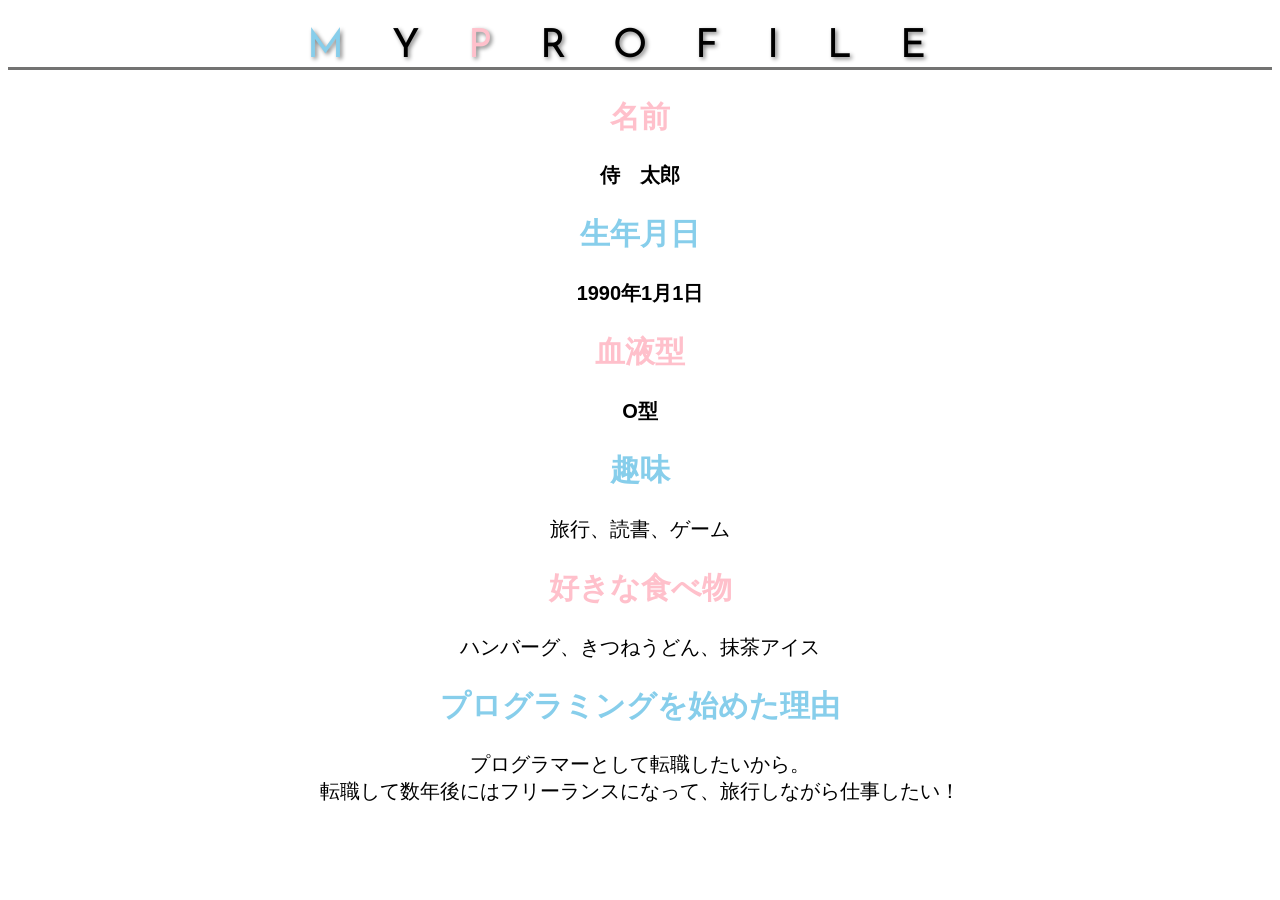
<file: kadai_015/kadai_015.html>
<!DOCTYPE html>
<html>
<head>
  <title>15章課題</title>
  <meta charset="UTF-8">
  <meta name="description" content="このページは15章の課題です。">
  <link rel="stylesheet" href="style.css">
  <link rel="preconnect" href="https://fonts.googleapis.com">
<link rel="preconnect" href="https://fonts.gstatic.com" crossorigin>
<link href="https://fonts.googleapis.com/css2?family=Josefin+Sans:wght@100..700&display=swap" rel="stylesheet">
</head>
<body>
  <h1 class="google-fonts"><span class="blue">M</span>Y<span class="pink">P</span>ROFILE</h1>
  <div id="basic">
    <h2 class="pink">名前</h2>
    <p>侍　太郎</p>
    <h2 class="blue">生年月日</h2>
    <p>1990年1月1日</p>
    <h2 class="pink">血液型</h2>
    <p>O型</p>
  </div>
  <h2 class="blue">趣味</h2>
  <p>旅行、読書、ゲーム</p>
  <h2 class="pink">好きな食べ物</h2>
  <p>ハンバーグ、きつねうどん、抹茶アイス</p>
  <h2 class="blue">プログラミングを始めた理由</h2>
  <p>プログラマーとして転職したいから。<br>転職して数年後にはフリーランスになって、旅行しながら仕事したい！</p>
</body>
</html>
</file>
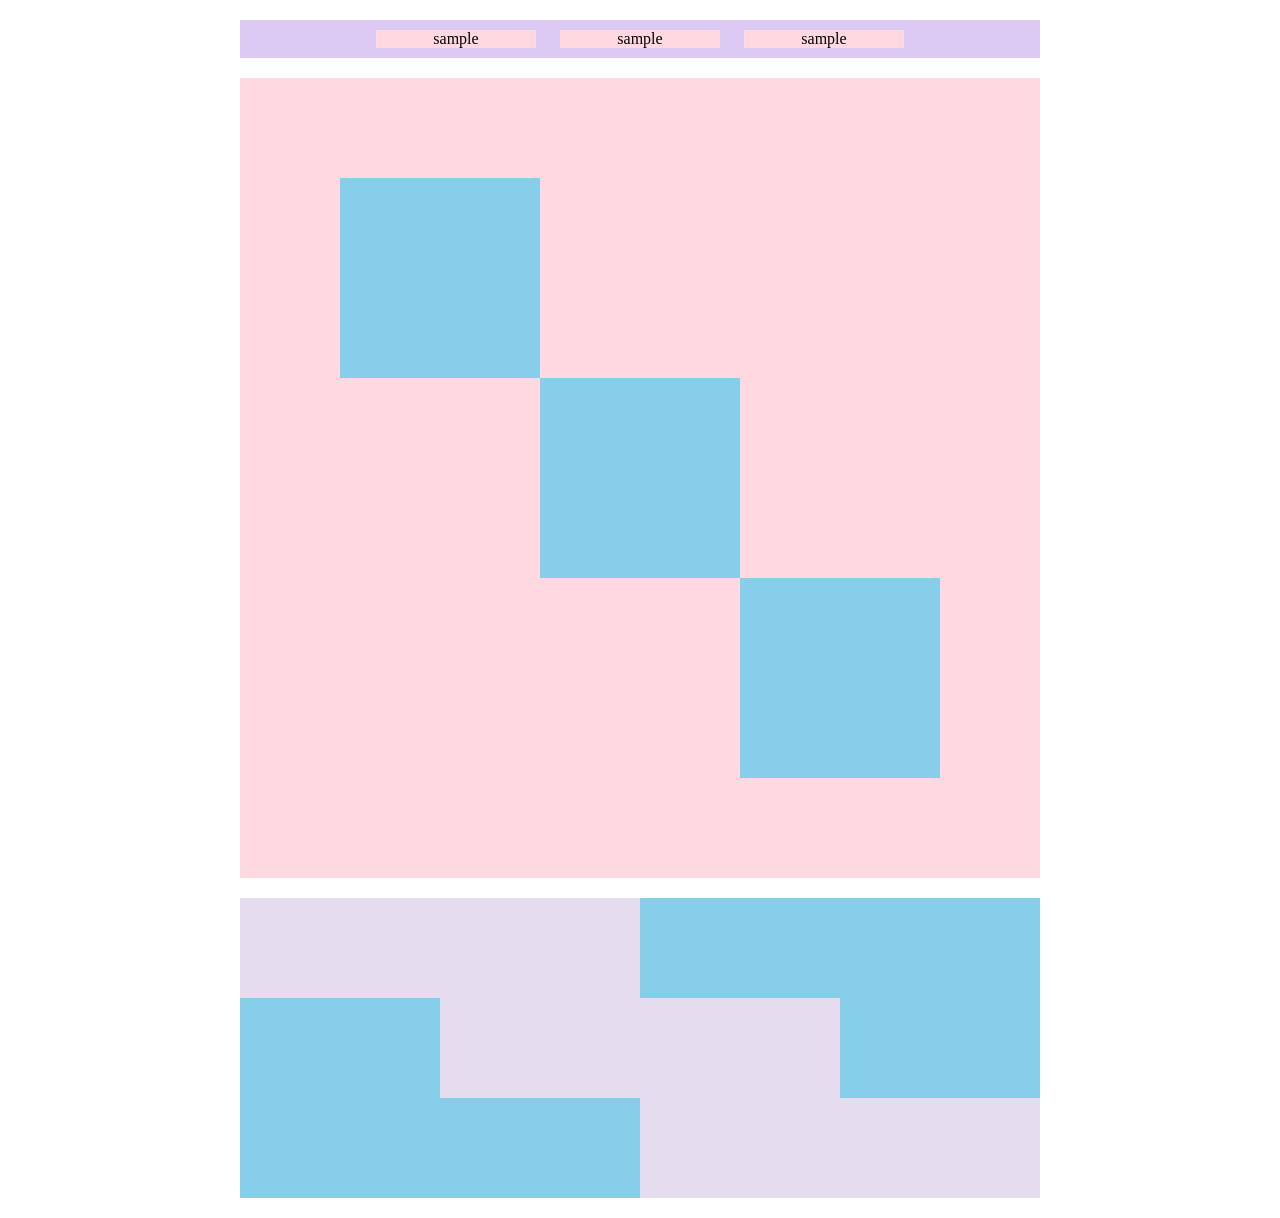
<file: kadai_018/kadai_018.html>
<!DOCTYPE html>
<html>
<head>
  <meta charset="UTF-8">
  <link rel="stylesheet" href="style.css">
  <meta name="description" content="このページは18章の課題です。">
  <title>18章課題</title>
</head>
<body>
  <div id="top">
    <p class="top-child">sample</p>
    <p class="top-child">sample</p>
    <p class="top-child">sample</p>
  </div>
  <div id="middle">
    <div id="middle-child01"></div>
    <div id="middle-child02"></div>
    <div id="middle-child03"></div>
  </div>
  <div id="bottom">
    <div id="bottom-child01"></div>
    <div id="bottom-child02"></div>
    <div id="bottom-child03"></div>
  </div>
</body>
</html>
</file>
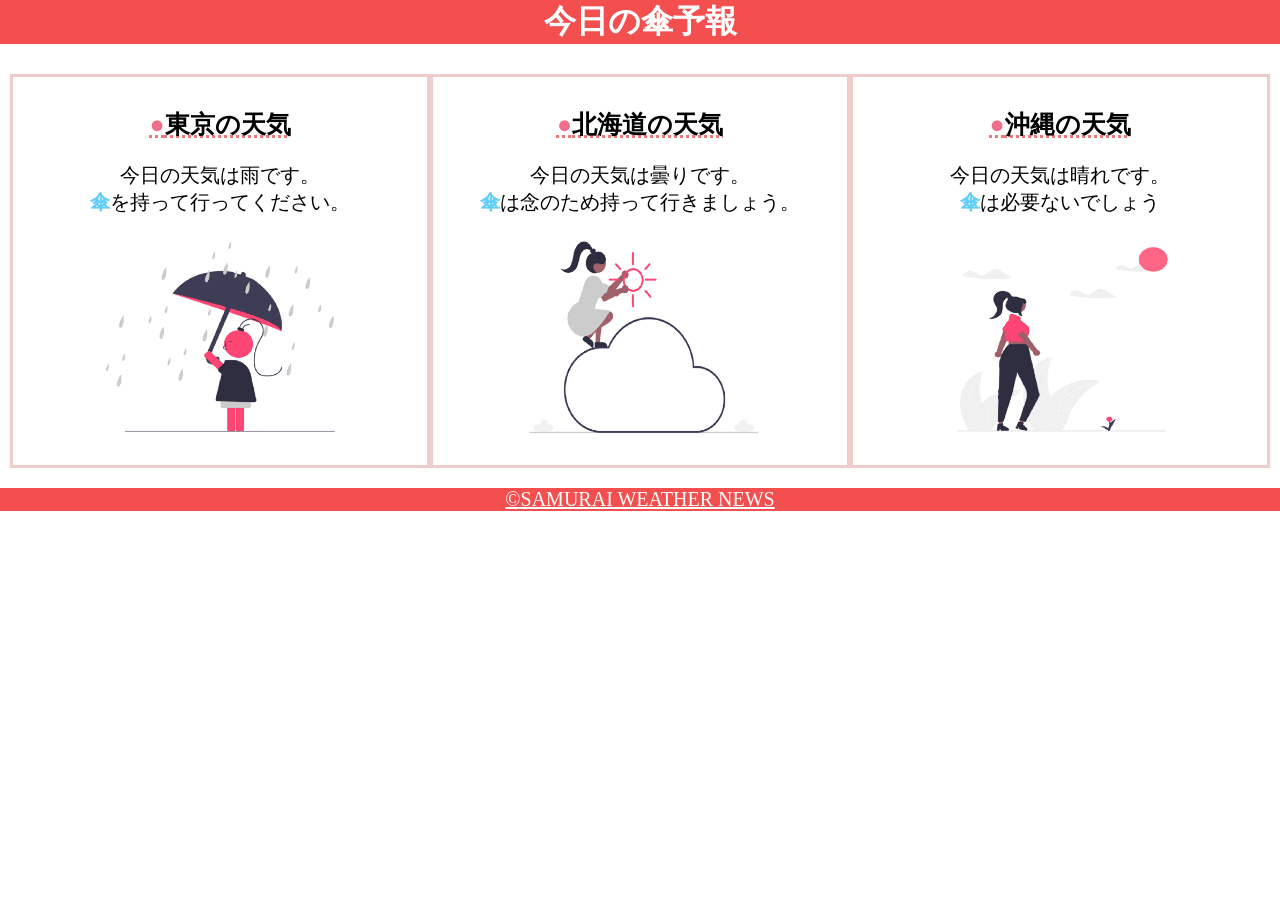
<file: kadai_022/kadai_022.html>
<!DOCTYPE html>
<html>
    <head>
        <meta charset="UTF-8">
        <meta name="viewport" content="width=device-width, initial-scale=1.0">
        <link rel="stylesheet" href="style.css">
        <meta name="description" content="このページは22章の課題です。">
        <title>22章課題</title>
    </head>
    <body>
       
        <header>
            <h1>今日の傘予報</h1>
        </header>  
 
        <main>

            <div id="parent">
                <div class="contents">
                    <h2>東京の天気</h2>
                    <p>今日の天気は雨です。</p>
                    <p>傘を持って行ってください。</p>
                    <img src="images/rainy.png" alt="雨">
                </div>
 
                <div class="contents">
                    <h2>北海道の天気</h2>
                    <p>今日の天気は曇りです。</p>
                    <p>傘は念のため持って行きましょう。</p>
                    <img src="images/cloudy.png" alt="曇り">
                </div>
 
                <div class="contents">
                    <h2>沖縄の天気</h2>
                    <p>今日の天気は晴れです。</p>
                    <p>傘は必要ないでしょう</p>
                    <img src="images/sunny.png" alt="晴れ">
                </div>

            </div>    
 
        </main>
 
        <footer>
            <a href="https://www.sejuku.net/corp/">&copy;SAMURAI WEATHER NEWS</a>
         </footer>
 
    </body>
</html>
</file>
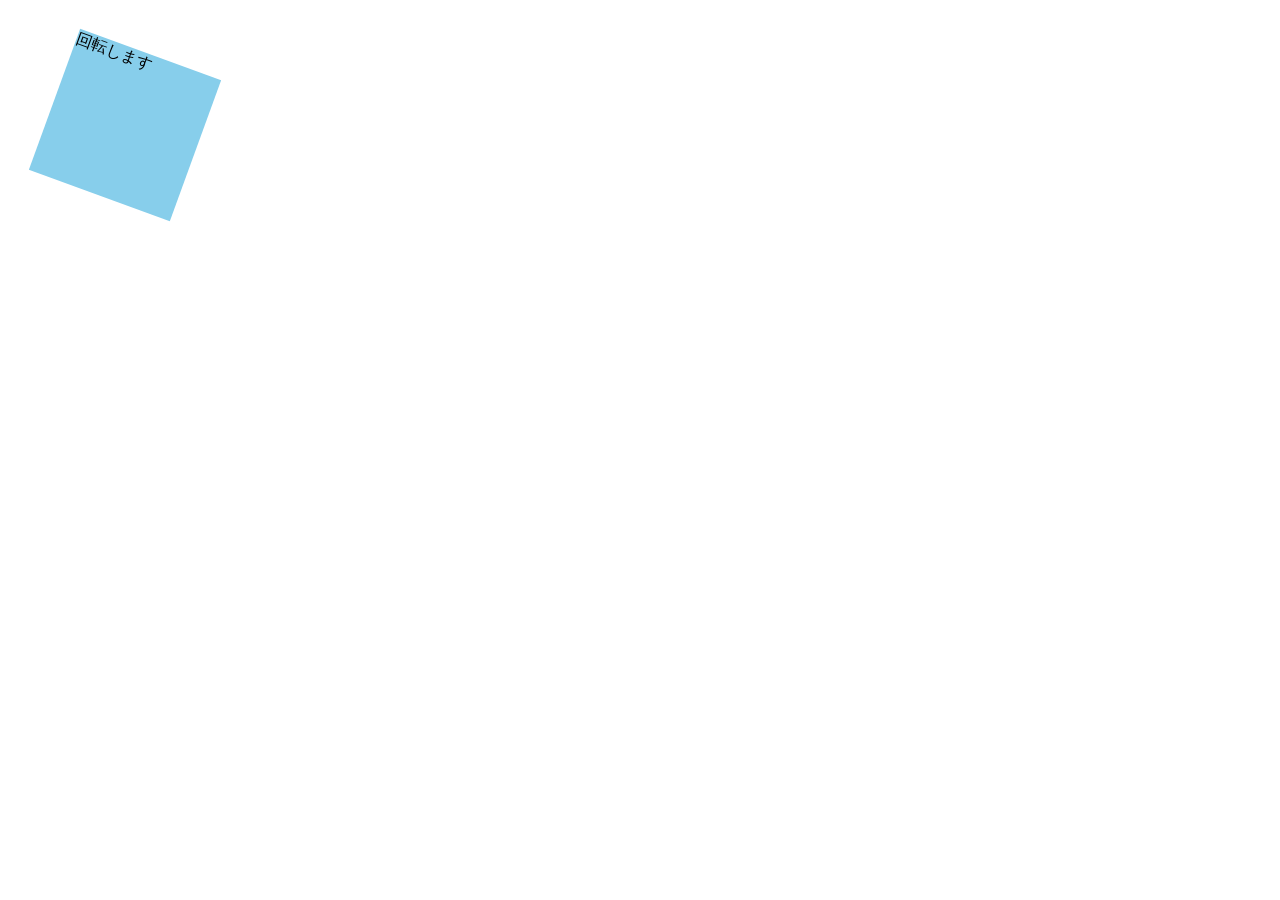
<file: kadai_mdn_css/mdn.html>
<!DOCTYPE html>
<html>

<head>
    <style>
        div {
            position: absolute;
            left: 50px;
            top: 50px;
            width: 150px;
            height: 150px;
            background-color: skyblue;
            transform: rotate(20deg);
        }
    </style>
</head>

<body>
    <div>
        回転します
    </div>

</body>

</html>
</file>
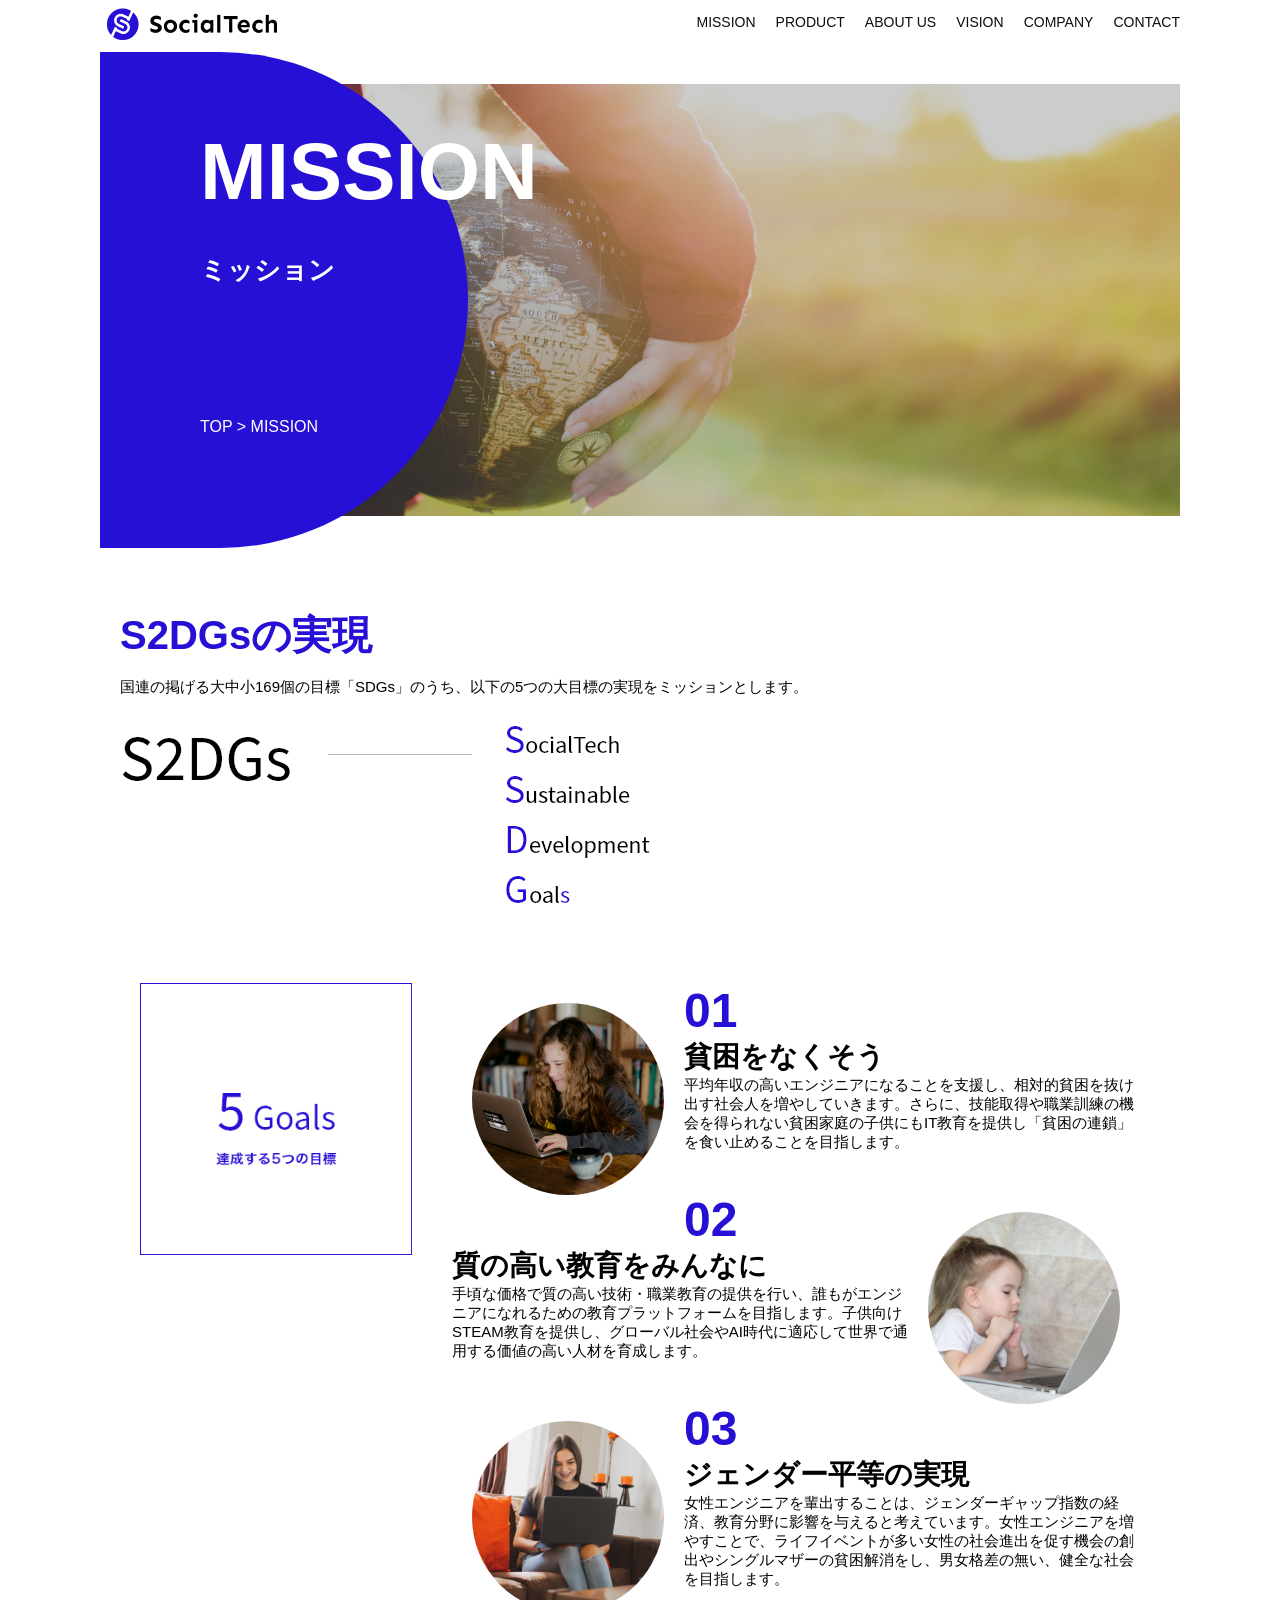
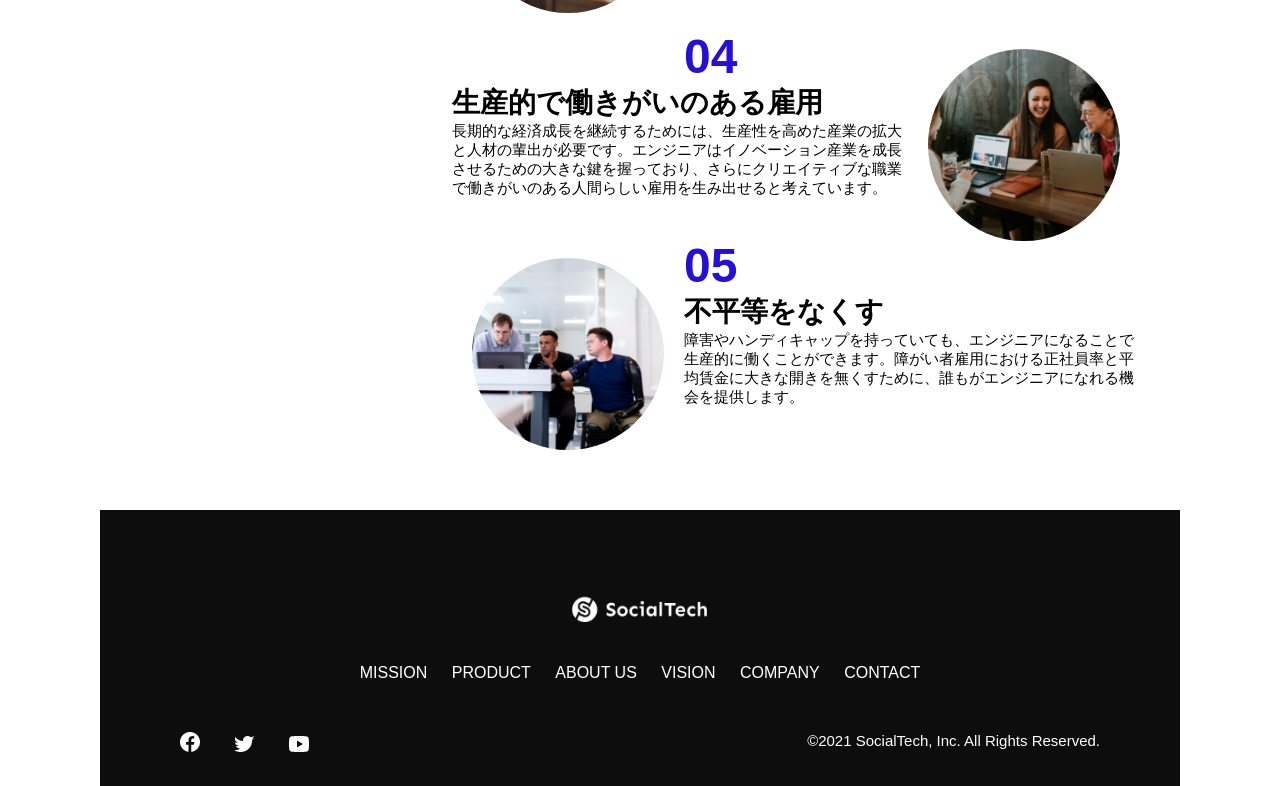
<file: kadai_tutorial_output/mission.html>
<!DOCTYPE html>
<html>
  <head>
    <title>SocialTech - MISSION ミッション -</title>
    <meta charset="utf-8">
    <meta name="description" content="SocialTechが目指す5つの目標（S2DGs）を紹介します">
    <meta name="viewport" content="width=device-width, initial-scale=1.0">
    <link rel="stylesheet" href="style.css">
  </head>

  <body>
    <!-- ヘッダー -->
    <header>
      <!-- ロゴ -->
      <a href="index.html" id="logo">
        <img src="images/logo.png" alt="トップページに戻る">
      </a>

      <!-- PC用ナビゲーション -->
      <nav id="nav-pc">
        <ul>
          <li><a href="mission.html">MISSION</a></li>
          <li><a href="product.html">PRODUCT</a></li>
          <li><a href="index.html#aboutus">ABOUT US</a></li>
          <li><a href="index.html#vision">VISION</a></li>
          <li><a href="index.html#company">COMPANY</a></li>
          <li><a href="index.html#contact">CONTACT</a></li>
        </ul>
      </nav>

      <!-- スマホ用メニューボタン -->
      <button id="menu-sp" onclick="document.getElementById('nav-sp').style.display = 'block'">
        <img src="images/button-menu.png" alt="ナビゲーションを開く">
      </button>

      <!-- スマホ用ナビゲーション -->
      <div id="nav-sp">
        <button id="close" onclick="document.getElementById('nav-sp').style.display = 'none'">
          <img src="images/button-close.png" alt="ナビゲーションを閉じる">
        </button>

        <nav>
          <ul>
            <li>
              <a id="logo-sp" href="index.html" onclick="document.getElementById('nav-sp').style.display = 'none'"><img src="images/logo-sp.png" alt="トップページに戻る"></a>
            </li>
            <li><a class="menu" href="mission.html" onclick="document.getElementById('nav-sp').style.display = 'none'">MISSION</a></li>
            <li><a class="menu" href="product.html" onclick="document.getElementById('nav-sp').style.display = 'none'">PRODUCT</a></li>
            <li><a class="menu" href="index.html#aboutus" onclick="document.getElementById('nav-sp').style.display = 'none'">ABOUT US</a></li>
            <li><a class="menu" href="index.html#vision" onclick="document.getElementById('nav-sp').style.display = 'none'">VISION</a></li>
            <li><a class="menu" href="index.html#company" onclick="document.getElementById('nav-sp').style.display = 'none'">COMPANY</a></li>
            <li><a class="menu" href="index.html#contact" onclick="document.getElementById('nav-sp').style.display = 'none'">CONTACT</a></li>
          </ul>
        </nav>
        <div id="sns">
          <a href="https://www.facebook.com/sejuku2013">
            <img src="images/button-facebook.png" alt="Facebookのリンク">
          </a>
          <a href="https://twitter.com/samuraijuku">
            <img src="images/button-twitter.png" alt="Twitterのリンク">
          </a>
          <a href="https://www.youtube.com/channel/UCCFOQO5aDK0xXam4cUQXT8g">
            <img src="images/button-youtube.png" alt="YouTubeのリンク">
          </a>
        </div>
      </div>
    </header>

    <main>
      <article>
        <section id="mission-main">
           <div class="mission-main-inner">
             <div id="mission-title">
               <h1>MISSION<br><span>ミッション</span></h1>
               <p>TOP > MISSION</p>
             </div>
           </div>
         </section>

         <section id="mission-s2dgs">
            <h2 class="mission-h2">S2DGsの実現</h2>
            <p>国連の掲げる大中小169個の目標「SDGs」のうち、以下の5つの大目標の実現をミッションとします。</p>
            <img src="images/mission/mission-s2dgs.png" alt="S2DGs">
          </section>

          <section id="mission-five-goals">
           <div class="five-goals-image">
             <img src="images/mission/mission-5goals.png" alt="5Goals">
           </div>
            <div class="five-goals-read">
             <div>
               <img class="fivegoals-image-left" src="images/mission/mission-5goals01.png" alt="PCを操作する女の子">
               <span class="fivegoals-number">01</span>
               <h3 class="fivegoals-h3">貧困をなくそう</h3>
               <p class="fivegoals-p">平均年収の高いエンジニアになることを支援し、相対的貧困を抜け出す社会人を増やしていきます。さらに、技能取得や職業訓練の機会を得られない貧困家庭の子供にもIT教育を提供し「貧困の連鎖」を食い止めることを目指します。</p>
             </div>
             <div>
               <img class="fivegoals-image-right" src="images/mission/mission-5goals02.png" alt="PCを見つめる小さい女の子">
               <span class="fivegoals-number">02</span>
               <h3 class="fivegoals-h3">質の高い教育をみんなに</h3>
               <p class="fivegoals-p">手頃な価格で質の高い技術・職業教育の提供を行い、誰もがエンジニアになれるための教育プラットフォームを目指します。子供向けSTEAM教育を提供し、グローバル社会やAI時代に適応して世界で通用する価値の高い人材を育成します。</p>
             </div>
             <div>
               <img class="fivegoals-image-left" src="images/mission/mission-5goals03.png" alt="PCを操作する女性">
               <span class="fivegoals-number">03</span>
               <h3 class="fivegoals-h3">ジェンダー平等の実現</h3>
               <p class="fivegoals-p">女性エンジニアを輩出することは、ジェンダーギャップ指数の経済、教育分野に影響を与えると考えています。女性エンジニアを増やすことで、ライフイベントが多い女性の社会進出を促す機会の創出やシングルマザーの貧困解消をし、男女格差の無い、健全な社会を目指します。</p>
             </div>
             <div>
               <img class="fivegoals-image-right" src="images/mission/mission-5goals04.png" alt="笑顔で話し合う3人の男女">
               <span class="fivegoals-number">04</span>
               <h3 class="fivegoals-h3">生産的で働きがいのある雇用</h3>
               <p class="fivegoals-p">長期的な経済成長を継続するためには、生産性を高めた産業の拡大と人材の輩出が必要です。エンジニアはイノベーション産業を成長させるための大きな鍵を握っており、さらにクリエイティブな職業で働きがいのある人間らしい雇用を生み出せると考えています。</p>
             </div>
             <div>
               <img class="fivegoals-image-left" src="images/mission/mission-5goals05.png" alt="障害を持つ男性が生き生きと働く様子">
               <span class="fivegoals-number">05</span>
               <h3 class="fivegoals-h3">不平等をなくす</h3>
               <p class="fivegoals-p">障害やハンディキャップを持っていても、エンジニアになることで生産的に働くことができます。障がい者雇用における正社員率と平均賃金に大きな開きを無くすために、誰もがエンジニアになれる機会を提供します。</p>
             </div>
           </div>
         </section>
      </article>
    </main>

    <footer>
      <div id="footer-logo">
        <img src="images/logo-sp.png" alt="SocialTech">
      </div>
      <div id="footer-link">
        <a href="mission.html">MISSION</a>
        <a href="product.html">PRODUCT</a>
        <a href="index.html#aboutus">ABOUT US</a>
        <a href="index.html#vision">VISION</a>
        <a href="index.html#company">COMPANY</a>
        <a href="index.html#contact">CONTACT</a>
      </div>
      <div id="sns-footer">
        <div class="sns-btns">
          <a href="https://www.facebook.com/sejuku2013"><img src="images/button-facebook.png" alt="Facebookのリンク"></a>
          <a href="https://twitter.com/samuraijuku"><img src="images/button-twitter.png" alt="Twitterのリンク"></a>
          <a href="https://www.youtube.com/channel/UCCFOQO5aDK0xXam4cUQXT8g"><img src="images/button-youtube.png" alt="YouTubeのリンク"></a>
        </div>
        <p id="copyright">&copy;2021 SocialTech, Inc. All Rights Reserved.</p>
      </div>
    </footer>

  </body>
</html>
</file>
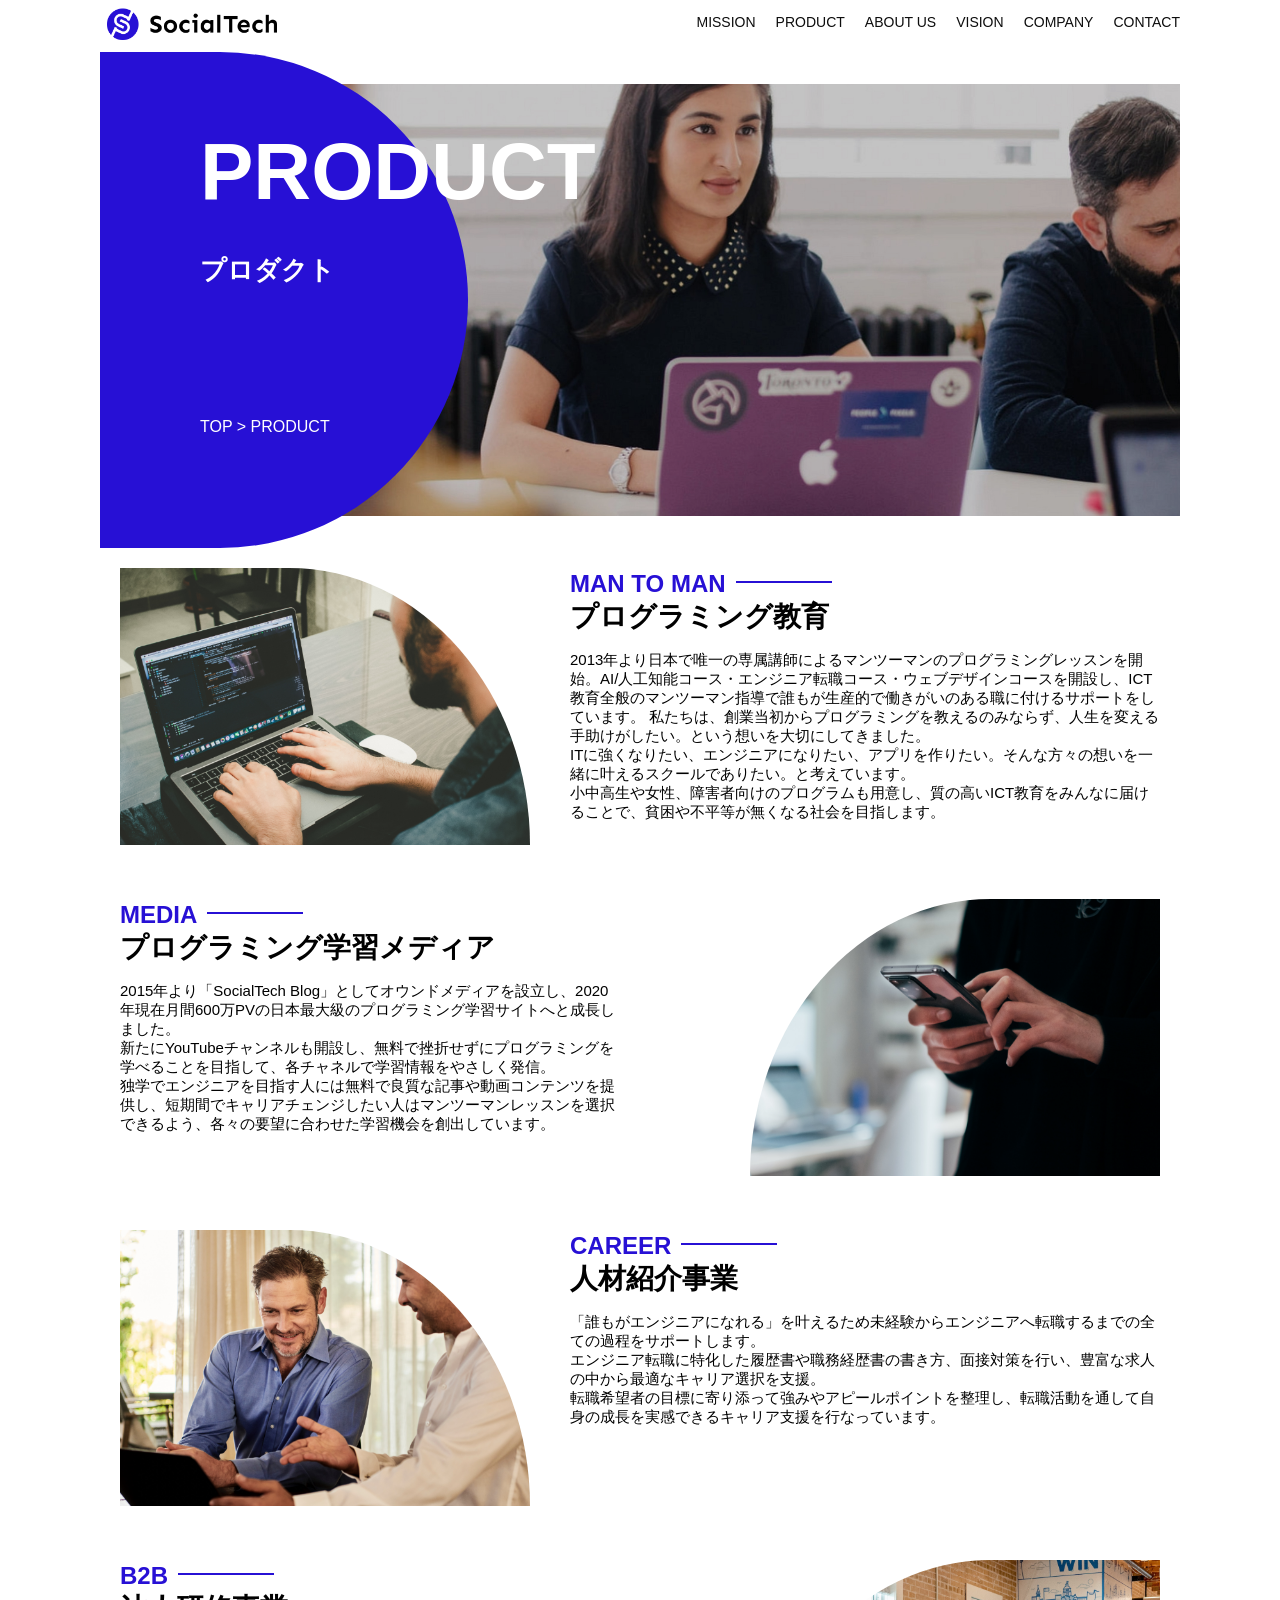
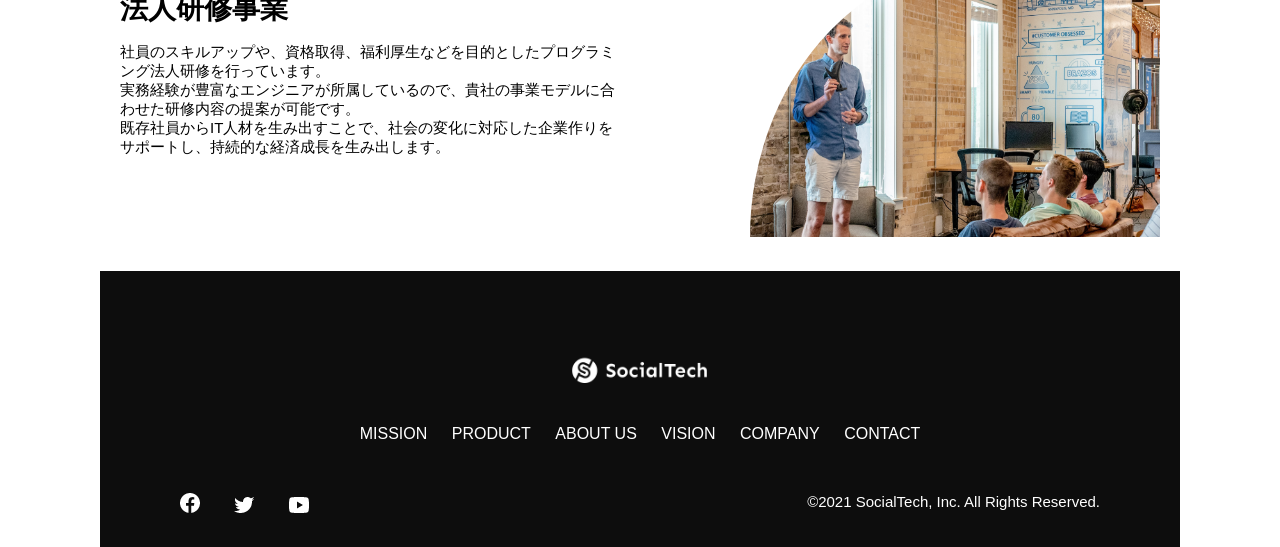
<file: kadai_tutorial_output/product.html>
<!DOCTYPE html>
<html>
  <head>
    <title>SocialTech -PRODUCT プロダクト-</title>
    <meta charset="utf-8">
    <meta name="description" content="SocialTechの4つのプロダクトを紹介します">
    <meta name="viewport" content="width=device-width, initial-scale=1.0">
    <link rel="stylesheet" href="style.css">
  </head>

  <body>
    <!-- ヘッダー -->
    <header>
      <!-- ロゴ -->
      <a href="index.html" id="logo">
        <img src="images/logo.png" alt="トップページに戻る">
      </a>

      <!-- PC用ナビゲーション -->
      <nav id="nav-pc">
        <ul>
          <li><a href="mission.html">MISSION</a></li>
          <li><a href="product.html">PRODUCT</a></li>
          <li><a href="index.html#aboutus">ABOUT US</a></li>
          <li><a href="index.html#vision">VISION</a></li>
          <li><a href="index.html#company">COMPANY</a></li>
          <li><a href="index.html#contact">CONTACT</a></li>
        </ul>
      </nav>

      <!-- スマホ用メニューボタン -->
      <button id="menu-sp" onclick="document.getElementById('nav-sp').style.display = 'block'">
        <img src="images/button-menu.png" alt="ナビゲーションを開く">
      </button>

      <!-- スマホ用ナビゲーション -->
      <div id="nav-sp">
        <button id="close" onclick="document.getElementById('nav-sp').style.display = 'none'">
          <img src="images/button-close.png" alt="ナビゲーションを閉じる">
        </button>

        <nav>
          <ul>
            <li>
              <a id="logo-sp" href="index.html" onclick="document.getElementById('nav-sp').style.display = 'none'"><img src="images/logo-sp.png" alt="トップページに戻る"></a>
            </li>
            <li><a class="menu" href="mission.html" onclick="document.getElementById('nav-sp').style.display = 'none'">MISSION</a></li>
            <li><a class="menu" href="product.html" onclick="document.getElementById('nav-sp').style.display = 'none'">PRODUCT</a></li>
            <li><a class="menu" href="index.html#aboutus" onclick="document.getElementById('nav-sp').style.display = 'none'">ABOUT US</a></li>
            <li><a class="menu" href="index.html#vision" onclick="document.getElementById('nav-sp').style.display = 'none'">VISION</a></li>
            <li><a class="menu" href="index.html#company" onclick="document.getElementById('nav-sp').style.display = 'none'">COMPANY</a></li>
            <li><a class="menu" href="index.html#contact" onclick="document.getElementById('nav-sp').style.display = 'none'">CONTACT</a></li>
          </ul>
        </nav>
        <div id="sns">
          <a href="https://www.facebook.com/sejuku2013">
            <img src="images/button-facebook.png" alt="Facebookのリンク">
          </a>
          <a href="https://twitter.com/samuraijuku">
            <img src="images/button-twitter.png" alt="Twitterのリンク">
          </a>
          <a href="https://www.youtube.com/channel/UCCFOQO5aDK0xXam4cUQXT8g">
            <img src="images/button-youtube.png" alt="YouTubeのリンク">
          </a>
        </div>
      </div>
    </header>

    <main>
      <article>
        <section id="product-main">
           <div class="product-main-inner">
             <div id="product-title">
               <h1>PRODUCT<br><span>プロダクト</span></h1>
               <p>TOP > PRODUCT</p>
             </div>
           </div>
         </section>
         <section class="product-section product-section-left">
           <div class="product-section-img">
             <img src="images/product/product-mantoman.png" alt="PCでコードを書く男性">
           </div>
           <div class="product-read">
             <h2 class="product-h2">MAN TO MAN</h2>
             <h3 class="product-h3">プログラミング教育</h3>
             <p>
               2013年より日本で唯一の専属講師によるマンツーマンのプログラミングレッスンを開始。AI/人工知能コース・エンジニア転職コース・ウェブデザインコースを開設し、ICT教育全般のマンツーマン指導で誰もが生産的で働きがいのある職に付けるサポートをしています。 私たちは、創業当初からプログラミングを教えるのみならず、人生を変える手助けがしたい。という想いを大切にしてきました。<br>ITに強くなりたい、エンジニアになりたい、アプリを作りたい。そんな方々の想いを一緒に叶えるスクールでありたい。と考えています。<br>小中高生や女性、障害者向けのプログラムも用意し、質の高いICT教育をみんなに届けることで、貧困や不平等が無くなる社会を目指します。
             </p>
           </div>
         </section>
 
         <section class="product-section product-section-right">
           <div class="product-read">
             <h2 class="product-h2">MEDIA</h2>
             <h3 class="product-h3">プログラミング学習メディア</h3>
             <p>2015年より「SocialTech Blog」としてオウンドメディアを設立し、2020年現在月間600万PVの日本最大級のプログラミング学習サイトへと成長しました。<br>新たにYouTubeチャンネルも開設し、無料で挫折せずにプログラミングを学べることを目指して、各チャネルで学習情報をやさしく発信。<br>独学でエンジニアを目指す人には無料で良質な記事や動画コンテンツを提供し、短期間でキャリアチェンジしたい人はマンツーマンレッスンを選択できるよう、各々の要望に合わせた学習機会を創出しています。</p>
           </div>
           <div class="product-section-img">
             <img src="images/product/product-media.png" alt="スマートフォンを操作する人">
           </div>
         </section>
 
         <section class="product-section product-section-left">
           <div class="product-section-img">
             <img src="images/product/product-career.png" alt="笑顔で話し合う2人の男性">
           </div>
           <div class="product-read">
             <h2 class="product-h2">CAREER</h2>
             <h3 class="product-h3">人材紹介事業</h3>
             <p>「誰もがエンジニアになれる」を叶えるため未経験からエンジニアへ転職するまでの全ての過程をサポートします。<br>エンジニア転職に特化した履歴書や職務経歴書の書き方、面接対策を行い、豊富な求人の中から最適なキャリア選択を支援。<br>転職希望者の目標に寄り添って強みやアピールポイントを整理し、転職活動を通して自身の成長を実感できるキャリア支援を行なっています。<br></p>
           </div>
         </section>
 
         <section class="product-section product-section-right">
           <div class="product-read">
             <h2 class="product-h2">B2B</h2>
             <h3 class="product-h3">法人研修事業</h3>
             <p>社員のスキルアップや、資格取得、福利厚生などを目的としたプログラミング法人研修を行っています。<br>実務経験が豊富なエンジニアが所属しているので、貴社の事業モデルに合わせた研修内容の提案が可能です。<br>既存社員からIT人材を生み出すことで、社会の変化に対応した企業作りをサポートし、持続的な経済成長を生み出します。</p>
           </div>
           <div class="product-section-img">
             <img src="images/product/product-b2b.png" alt="講演中の男性とそれを聴く人々">
           </div>
         </section>
      </article>
    </main>

    <footer>
      <div id="footer-logo">
        <img src="images/logo-sp.png" alt="SocialTech">
      </div>
      <div id="footer-link">
        <a href="mission.html">MISSION</a>
        <a href="product.html">PRODUCT</a>
        <a href="index.html#aboutus">ABOUT US</a>
        <a href="index.html#vision">VISION</a>
        <a href="index.html#company">COMPANY</a>
        <a href="index.html#contact">CONTACT</a>
      </div>
      <div id="sns-footer">
        <div class="sns-btns">
          <a href="https://www.facebook.com/sejuku2013"><img src="images/button-facebook.png" alt="Facebookのリンク"></a>
          <a href="https://twitter.com/samuraijuku"><img src="images/button-twitter.png" alt="Twitterのリンク"></a>
          <a href="https://www.youtube.com/channel/UCCFOQO5aDK0xXam4cUQXT8g"><img src="images/button-youtube.png" alt="YouTubeのリンク"></a>
        </div>
        <p id="copyright">&copy;2021 SocialTech, Inc. All Rights Reserved.</p>
      </div>
    </footer>
    
  </body>
</html>
</file>
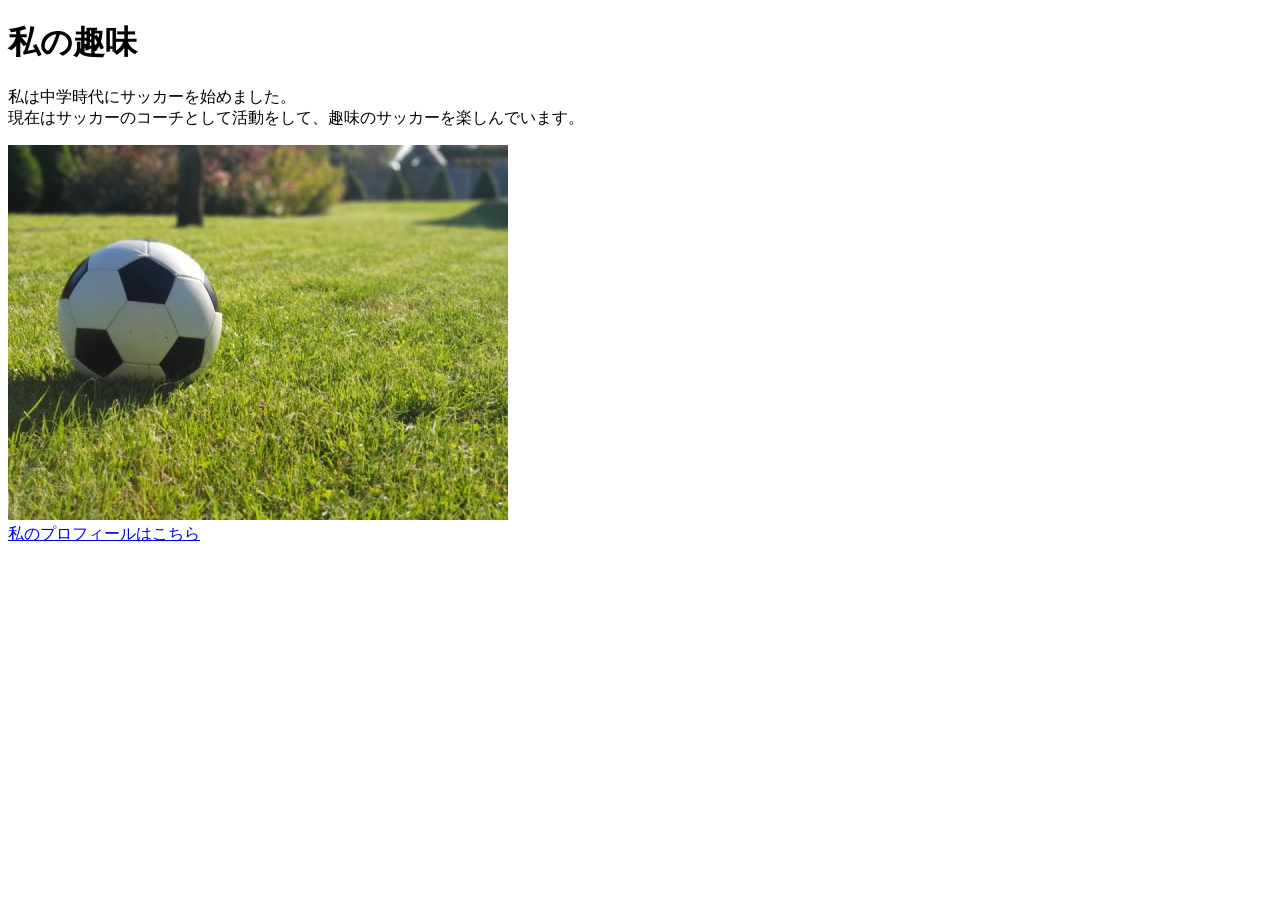
<file: kadai_005/html/kadai_005.html>
<!DOCTYPE html>
<html>
<head>
  <title>5章課題</title>
  <meta name="description" content="このページは5章の課題です。">
  <meta charset="UTF-8">
</head>
<body>
  <h1>私の趣味</h1>
  <p>私は中学時代にサッカーを始めました。<br>
    現在はサッカーのコーチとして活動をして、趣味のサッカーを楽しんでいます。
  </p>
  <img src="../images/sample.jpg" alt="ロゴ">
  <br>
  <a href="https://x.com/samuraijuku">私のプロフィールはこちら</a>
</body>
</html>
</file>
<file: html-css-kadai_013/style.css>
/* PC、スマホ共通スタイル */
body {
  font-family: "Source Sans Pro", "Hiragino Kaku Gothic ProN", Meiryo, Arial,
    sans-serif;
}

p {
  font-size: 15px;
}

#main-visual>img {
  width: 100%;
}

/*================
PC用のスタイル 
=================*/
@media screen and (min-width: 768px) {
  /* 横幅設定 */
  body {
    max-width: 1080px;
    min-width: 960px;
    margin: 0 auto 0 auto;
  }

  /* ヘッダー */
  header {
    display: flex;
    justify-content: space-between;
  }

  /* ナビゲーションのレイアウト */
  #nav-pc {
    text-align: right;
    font-size: 14px;
    padding-top: 15px;
  }

  /* ナビゲーションのリンクの装飾設定 */
  #nav-pc>a {
    text-decoration: none;
    margin-left: 20px;
  }

  #nav-pc>a:link {
    color: #0d0d0d;
  }

  #nav-pc>a:visited {
    color: #0d0d0d;
  }

  #nav-pc>a:hover {
    color: #0d0d0d;
    text-decoration: underline;
  }

  #nav-pc>a:active {
    color: #0d0d0d;
  }

   #menu-sp, #nav-sp{
    display: none;
  }
}

/*================
スマホ用のスタイル 
=================*/
@media screen and (max-width: 767px) {
  /* 横幅設定 */
  body {
    min-width: 375px;
    margin: 0;
  }

  /* ヘッダー */
  header {
    display: flex;
    justify-content: space-between;
  }

  /* ナビゲーションのレイアウト */
  #nav-pc {
    display: none;
  }

  /* ナビゲーションのリンクの装飾設定 */
  #nav-sp {
    background-color: #ce933e;
    position: absolute;
    left: 0;
    top: 0;
    height: 100%;
    width: 100%;
    display: none;
    z-index: 100;
  }

  #menu-sp{
    float: right;
    padding: 0;
  }

  #nav-sp ul{
    padding-left: 0;
  }

  #nav-sp li{
    list-style: none;
  }

  #close {
    position: absolute;
    top: 20px;
    right: 20px;
  }

  #logo-sp {
    margin: 80px 0 30px 20px;
  }

  #nav-sp a{
    display: block;
  }
  
   #nav-sp a:link {
    color: #ffffff;
  }

  #nav-sp a:visited {
    color: #ffffff;
  }

  #nav-sp a:hover {
    color: #ffffff;
    text-decoration: underline;
  }

  #nav-sp a:active {
    color: #ffffff;
  }

  #nav-sp .menu{
    text-decoration: none;
    display: block;
    margin: 0 20px 0 20px;
    height: 44px;
    font-size: 16px;
    background-image: url("images/arrow.png");
    background-repeat: no-repeat;
    background-position: right top;
  }
}
</file>
<file: kadai_001/css/style.css>
* {
  box-sizing: border-box;
}

header{
  display: flex;
  justify-content: space-between;
  max-width: 980px;
  margin-left: auto;
  margin-right: auto;
}

header>h1{
  height: 50px;
 border: 1px solid black;
 line-height: 50px;
 padding-right: 0;
}

#nav-pc {
  text-align: right;
  font-size: 30px;
}

#nav-pc ul {
  display: flex;
  padding-left: 0;
}

#nav-pc li {
  margin-left: 20px;
  list-style: none;
}

#nav-pc a {
  text-decoration: none;
  color: black;
  font-weight: bold;
}

#nav-pc a:hover {
  text-decoration: underline;
}

div>img{
  width: 100%;
}

h2{
  text-align: center;
}

#about-contens{
  display: flex;
  justify-content: space-between;
  max-width: 820px;
  margin-inline: auto;
}

#about-left{
  padding-left: 50px;
}

#about-left>img{
  border-radius: 150px 150px 150px 150px;
}

#about-right{
  padding-right: 50px;
  padding-top: 30px;
}

#works-toics{
  display: flex;
  gap: 16px;
  max-width: 752px;
  margin: 45px auto 80px;
}

.works-contents{
  width: 33%;
}


#copyright{
  text-align: center;
}

@media screen and (max-width: 767px) {
header{
  display: flex;
  justify-content: space-between;
}

header>h2{
  height: 50px;
 border: 1px solid black;
 line-height: 50px;
 padding-right: 0;
}

#nav-pc {
  text-align: right;
  font-size: 21px;
}

#nav-pc ul {
  display: flex;
  padding-left: 0;
}

#nav-pc li {
  margin-left: 20px;
  list-style: none;
}

#nav-pc a {
  text-decoration: none;
  color: black;
  font-weight: bold;
}

#nav-pc a:hover {
  text-decoration: underline;
}

div>img{
  width: 100%;
}

h2{
  text-align: center;
}

#about-contens{
  display: block;
}

#about-left{
  padding: 0;
}

#about-left>img{
  border-radius: 50%;
}

#about-right{
  max-width: 296px;
  margin-inline: auto;
  padding: 0;
}

#about-right>h3{
  font-size: 24px;
}

#about-right li{
  font-size: 18px;
}


#works-toics{
  display: block;
  height: 50%;
  margin-block: 21px 42px;
}

.works-contents{
  width: 100%;
}


#copyright{
  text-align: center;
}

}
</file>
<file: kadai_tutorial_output/style.css>
/* PC、スマホ共通スタイル */
* {
  box-sizing: border-box;
}

p {
  font-size: 15px;
}

body {
    max-width: 1080px;
   margin: 0 auto 0 auto;
  font-family: "Source Sans Pro", "Hiragino Kaku Gothic ProN", Meiryo, Arial, sans-serif;
}

header {
   display: flex;
   justify-content: space-between;
 }

 #nav-pc {
   font-size: 14px;
 }
 
 #nav-pc ul {
   display: flex;
   padding-left: 0;
 }
 
 #nav-pc li {
   list-style: none;
 }
 
 /* ナビゲーションのリンクの装飾設定 */
 #nav-pc a {
   text-decoration: none;
   margin-left: 20px;
   color: #0d0d0d;
 }
 
 #nav-pc a:hover {
   text-decoration: underline;
 }

 /* スマホ用ナビを非表示 */
  #nav-sp,
  #menu-sp {
    display: none;
  }

 #main-visual {
   position: relative;
   height: 400px;
 }

  #main-message {
   position: absolute;
   top: 0;
   left: 0;
   background-color: #2710d5;
   color: #ffffff;
   border-radius: 0 0 476px 0;
   max-width: 620px;
   height: 100%;
   width: 100%;
   z-index: 11;
 }

  #main-message > h1 {
   font-size: 60px;
   margin: 100px 0 0 50px;
 }
 #main-message > p { 
   font-size: 28px;
   margin: 0 0 0 50px;
 }
  #main-visual > img {
   max-width: 620px;
   border-radius: 476px 0 0 0;
   position: absolute;
   top: 0;
   right: 0;
   z-index: 10;
 }

  h2 {
   margin: 40px 0 0 0;
 }
 
 h2::after {
   content: url("images/line.png");
   margin-left: 10px;
 }
 
 h3 {
   font-size: 27px;
 }

 #mission {
   margin: 80px auto 80px auto;
 }
 
 #mission-flex {
   display: flex;
 }

  #mission-flex > div {
   width: 50%;
   margin: 20px;
 }
 
 #mission-photo {
   width: 100%;
 }
 
 #s2dgs {
   margin-top: 50px;
   width: 100%;
 }

 #product {
   background-color: #fafafa;
   margin: 80px 0 80px 0;
   padding: 10px 40px 0px 40px;
 }
 
 /* 外枠 */
 #product .product-flex {
   margin-top: 40px;
   display: flex;
 }
 
 /* 左のカラム */
 #product-left {
   width: 50%;
   margin-right: 20px;
 }
 
 /* 右のカラム */
 #product-right {
   width: 50%;
   margin-left: 20px;
   margin-top: 80px;
 }
 
 /* 画像＋説明の枠 */
 #product-left > div {
   position: relative;
   height: 480px;
   margin-right: 20px;
 }
 #product-right > div {
   position: relative;
   height: 480px;
   margin-left: 20px;
 }

 .product-photo {
   width: 100%;
 }

 .product-explain {
   background-color: #ffffff;
   position: absolute;
   left: 0;
   bottom: 50px;
   margin: 0 40px 0 40px;
   padding: 20px;
   box-shadow: 5px 5px 10px rgba(0, 0, 0, 0.05);
 }
 
 /* 説明文の英語 */
 .product-explain > span {
   color: #2710d5;
   font-weight: bold;
   font-size: 16px;
   margin: 0;
 }
 
 /* 説明文の見出し */
 .product-explain > h3 {
   margin: 5px 0 5px 0;
 }
 
 /* 説明文 */
 .product-explain > p {
   font-size: 14px;
   margin: 0;
 }
 
 /* もっと見るボタン */
 #product-more {
   text-align: center;
 }
 
 #product-more a {
   position: relative;
   bottom: -42px;
 }

  #aboutus {
   margin: 80px auto 80px auto;
 }
 
 /* 3つの組織文化と画像を入れる枠 */
 #aboutus > div {
   display: flex;
 }

  .culture-img {
   width: 50%;
   align-self: flex-start;
 }
 
 .culture-img2 {
   margin-top: 50px;
   width: 100%;
 }

  .culture-table {
   margin-right: 50px;
 }

 /* 番号 */
 .culture-num {
   font-size: 80px;
   color: #2710d5;
   padding: 0 20px 0 0;
 }

 /* 見出し */
 .culture-table th {
   text-align: left;
   font-size: 28px;
   font-weight: bold;
 }

 /* 組織文化英語 */
 .culture-en {
   color: #2710d5;
   font-size: 24px;
 }

 /* 説明文 */
 .culture-description {
   margin: 0;
 }

 /* ビジョン */
 #vision {
   margin: 80px auto 80px auto;
 }
 
 /* セクション内の外枠*/
 #vision > div {
   display: flex;
   justify-content: space-between;
   flex-wrap: wrap;
 }
 
 /*7つの行動指針の枠*/
 .vision-box {
   width: 300px;
   height: 300px;
   margin-bottom: 30px;
   position: relative;
 }

 .vision-box > img {
   width: 100%;
   position: relative;
   z-index: 30;
 }
 
 .vision-box > div {
   position: absolute;
   top: 0;
   left: 0;
   z-index: 31;
   margin-right: 20px;
 }
 
 .vision-box > div > h4 {
   color: #2710d5;
   font-size: 19px;
   margin: 80px 0 0 0;
 }
 
 .vision-box > div > h4::first-letter {
   font-size: 40px;
 }
 
 .vision-box > div > h5 {
   font-size: 20px;
   margin: 0 0 0 0;
 }
 
 .vision-box > div > p {
   margin: 10px 0 0 0;
 }

  #company {
   margin: 80px auto 80px auto;
 }

 #company-table {
   width: 100%;
 }
 
 .tableheader {
   text-align: left;
   padding: 20px;
   border-bottom-color: #2710d5;
   border-bottom-width: 1px;
   border-bottom-style: solid;
   width: 100px;
 }
 
 .tableheader-first {
   border-top-color: #2710d5;
   border-top-width: 1px;
   border-top-style: solid;
 }
 
 .cell {
   padding: 30px;
   border-bottom-color: #ececec;
   border-bottom-width: 1px;
   border-bottom-style: solid;
 }
 
 .cell-first {
   border-top-color: #ececec;
   border-top-width: 1px;
   border-top-style: solid;
 }

  #company > iframe {
   width: 100%;
   height: 368px;
   margin-top: 40px;
 }

 #contact {
   margin: 80px auto 80px auto;
 }
 
 /* 外枠 */
 #contact > form > div {
   display: flex;
   flex-direction: row;
   flex-wrap: wrap;
   padding-bottom: 30px;
 }

 /* 左列の見出し */
 .contact-heading {
   width: 240px;
   align-self: center;
 }
 /* 見出しのラベル */
 .contact-label {
   font-weight: bold;
 }
 /* 必須 */
 .contact-span {
   color: #ce2222;
   margin: 0 0 0 20px;
   font-weight: bold;
 }

 /* テキストボックス */
 .contact-textbox {
   border-top: 0px;
   border-left: 0px;
   border-right: 0px;
   border-bottom-width: 1px;
   border-bottom-color: #707070;
   border-style: solid;
   background-color: #fafafa;
   width: 400px;
   height: 56px;
 }
 
 /* お問い合わせ内容のテキストエリア */
 .contact-textarea {
   border-top: 0px;
   border-left: 0px;
   border-right: 0px;
   border-bottom-width: 1px;
   border-bottom-color: #707070;
   background-color: #fafafa;
   width: 400px;
   height: 200px;
}

 /* 個人情報の取り扱い */
 #contact dt {
   font-weight: bold;
 }
 
 #contact dd {
   margin: 0 0 16px 0;
 }
 
 #contact dd p {
   margin: 0;
 }
 
 #contact dd ul {
   padding-left: 0;
 }
 
 #contact dd li {
   margin-bottom: 0;
   list-style: none;
 }

  footer {
   background-color: #0d0d0d;
   text-align: center;
   padding: 80px 80px 30px 80px;
 }
 
 #footer-logo {
   margin-bottom: 30px;
 }

  #footer-link {
   margin-bottom: 50px;
 }
 
 #footer-link > a {
   text-decoration: none;
   margin: 10px;
   color: #ffffff;
 }
 
 #footer-link > a:hover {
   text-decoration: underline;
 }

  #sns-footer {
   display: flex;
   justify-content: space-between;
 }
 
 #sns-footer a {
   margin-right: 30px;
 }
 
 #copyright {
   color: #ffffff;
   margin: 0;
 }

 .mission-main-inner {
   background-image: url("images/mission/mission-main.png");
   background-repeat: no-repeat;
   background-position-y: center;
 }
 
 #mission-title {
   background-color: #2710d5;
   width: 368px;
   color: #ffffff;
   height: 496px;
   border-radius: 0 248px 248px 0;
   position: relative;
 }
 
 #mission-title h1 {
   position: absolute;
   top: 0;
   left: 100px;
   font-size: 80px;
   line-height: 1;
 }
 
 #mission-title h1 span {
   font-size: 26px;
 }
 
 #mission-title > p {
   position: absolute;
   top: 350px;
   left: 100px;
   font-size: 16px;
 }
  #mission-s2dgs {
   padding: 20px;
 }
 
 .mission-h2 {
   color: #2710d5;
   font-size: 40px;
 }
 
 .mission-h2::after {
   content: none;
 }

 #mission-five-goals {
   padding: 20px;
   display: flex;
 }
 
 #mission-five-goals .five-goals-image {
   width: 30%;
   padding: 20px;
 }
 
 #mission-five-goals .five-goals-image img {
   width: 100%;
 }
 
 #mission-five-goals .five-goals-read {
   width: 70%;
   padding: 20px;
 }
 
 #mission-five-goals .five-goals-read > div {
   margin-bottom: 40px;
 }
 
 .fivegoals-image-right {
   float: right;
   margin: 20px;
 }
 
 .fivegoals-image-left {
   float: left;
   margin: 20px;
 }
 
 .fivegoals-number {
   color: #2710d5;
   font-size: 48px;
   font-weight: bold;
   margin: 0;
 }
 
 .fivegoals-h3 {
   font-size: 28px;
   margin: 0;
 }
 
 .fivegoals-p {
   margin: 0;
 }

 .product-main-inner {
   background-image: url("images/product/product-main.png");
   background-repeat: no-repeat;
   background-position-y: center;
 }
 
 #product-title {
   background-color: #2710d5;
   width: 368px;
   color: #ffffff;
   height: 496px;
   border-radius: 0 248px 248px 0;
   position: relative;
 }
 
 #product-title h1 {
   position: absolute;
   top: 0;
   left: 100px;
   font-size: 80px;
   line-height: 1;
 }
 
 #product-title h1 span {
   font-size: 26px;
 }
 
 #product-title > p {
   position: absolute;
   top: 350px;
   left: 100px;
   font-size: 16px;
 }

 .product-section {
   display: flex;
   padding: 20px 20px 0;
 }
 
 .product-section .product-section-img {
   width: 450px;
 }
 
 /* 左が画像のセクション*/
 .product-section-left .product-section-img img {
   width: 100%;
   padding: 0 40px 30px 0;
   border-radius: 0 432px 0 0;
 }
 
 .product-section-left .product-read {
   width: 50%;
   flex-grow: 1;
 }
 
 .product-section-left .product-read p {
   margin-bottom: 0;
 }
 
 /* 右が画像のセクション*/
 .product-section-right {
   justify-content: space-between;
 }
 
 .product-section-right .product-section-img img {
   width: 100%;
   padding: 0 0 30px 40px;
   border-radius: 432px 0 0 0;
 }
 
 .product-section-right .product-read {
   width: 500px;
 }
 
 .product-h2 {
   color: #2710d5;
   font-size: 24px;
   margin: 0;
 }
 
 .product-h3 {
   font-size: 28px;
   margin: 0;
 }

 /*====================
 スマートフォン用のスタイル
=====================*/
@media screen and (max-width: 767px) {
  /* PC用ナビゲーション非表示 */
  #nav-pc {
    display: none;
  }

  /* ハンバーガーメニュー */
  #menu-sp {
    display: block;
    background-color: transparent;
    float: right;
    padding: 0;
    border: none;
  }

  /* スマホ用ナビゲーションの表示切替*/
  /* 初期状態、レイアウトと非表示設定 */
  #nav-sp {
    background-color: #2710d5;
    position: fixed;
    left: 0;
    top: 0;
    height: 100%;
    width: 100%;
    display: none;
    z-index: 100;
  }

  /* ×ボタン */
  #close {
    position: absolute;
    top: 20px;
    right: 20px;
    background-color: transparent;
    border: none;
  }

  #nav-sp nav ul {
    padding-left: 0;
  }

  #nav-sp nav li {
    list-style: none;
  }

  /* ナビゲーションメニュー用ロゴ */
  #logo-sp {
    margin: 80px 0 30px 20px;
  }

  /* ナビゲーションのリンクの装飾設定 */
  #nav-sp nav a {
    display: block;
    color: #ffffff;
  }

  #nav-sp nav a:hover {
    text-decoration: underline;
  }

  #nav-sp .menu {
    text-decoration: none;
    margin: 0 20px 0 20px;
    height: 44px;
    font-size: 16px;
    background-image: url("images/arrow.png");
    background-repeat: no-repeat;
    background-position: right top;
  }

  #sns {
    position: absolute;
    bottom: 20px;
    left: 20px;
  }

  #sns > a {
    margin-right: 30px;
  }

  /* メインビジュアル */
   #main-visual {
     position: relative;
     height: 470px;
   }
 
   #main-visual > div {
     text-align: center;
     height: 280px;
   }
 
   #main-visual h1 {
     font-size: 28px;
     margin: 90px 0 0 0;
   }
 
   #main-visual > div > p {
     margin: 0;
     font-size: 15px;
   }
 
   #main-visual > img {
     width: 100%;
     border-radius: 476px 0 0 0;
     top: auto;
     bottom: 0;
   }

   /*見出し*/
   h2 {
     margin: 15px 0 15px 0;
   }
   
   h3 {
     font-size: 24px;
     margin: 10px 0 0 0;
   }

     /* ミッション */
   #mission {
     margin: 20px 0 20px 0;
     padding: 0 20px 0 20px;
   }
 
   #mission-flex {
     flex-direction: column;
   }
 
   #mission-flex > div {
   width: 100%;
   margin: 0;
 }

  /* プロダクト */
    #product {
      margin: 0;
      padding: 10px 20px 0 20px;
    }
  
    /* 外枠 */
    #product .product-flex {
      flex-direction: column;
      margin-top: 0;
    }
  
    /* 左右のカラム　スマホでは縦並び */
    #product-left,
    #product-right {
      width: 100%;
      margin: 0;
    }

    /*  画像＋説明の枠 */
   #product-left > div,
   #product-right > div {
     height: auto;
     margin: 0;
   }
 
   /* 説明文の枠 */
   .product-explain {
     position: relative;
     margin: 0;
   }
 
   .product-explain > h3 {
     margin: 10px 0 10px 0;
     font-size: 24px;
   }
 
  /* もっと見るボタン */
    #product-more {
      text-align: left;
    }

     /* ABOUT US */
   #aboutus {
     margin: 80px 20px 80px 20px;
   }
 
   #aboutus > div {
     flex-direction: column;
  }
 
   .culture-table th {
     font-size: 16px;
   }
 
   .culture-table {
     margin-right: 0;
     padding-right: 20px;
     order: 2;
   }
 
   .culture-img {
     width: 100%;
     order: 1;
   }
 
   .culture-img2 {
     margin-top: 0;
   }
 
   .culture-num {
     padding: 0;
   }
 
   .culture-description {
     margin: 0;
   }

   /* ビジョン */
   #vision {
     margin: 80px 20px 80px 20px;
   }
 
   .vision-box > img {
     position: absolute;
     top: 0;
     left: 0;
   }
 
   .vision-box > div > h4 {
     margin: 60px 0 0 0;
   }

   /*会社概要*/
   #company {
     margin: 0 20px 0 20px;
   }
 
   #company > h3 {
     margin-bottom: 20px;
   }

  .tableheader {
     width: 50px;
   }
 
   .cell {
     padding: 20px;
   }
 
   #company > iframe {
     height: 240px;
   }

   /* お問い合わせ */
   #contact {
     margin: 80px 20px 80px 20px;
   }
 
   #contact > h3 {
     margin-bottom: 20px;
   }
 
   #contact > form > div {
     flex-direction: column;
     margin-bottom: 20px;
   }
 
   .contact-heading {
     align-self: auto;
     margin-bottom: 20px;
   }

  .contact-textbox {
     min-width: 300px;
     width: 100%;
   }
 
   .contact-textarea {
     height: 150px;
     width: 100%;
   }
 
   .radiobutton {
     margin-bottom: 20px;
   }

   /* フッター */
   footer {
     padding: 30px 20px 50px 20px;
     text-align: left;
   }
 
   #footer-link > a {
     margin: 0 20px 30px 0;
     display: block;
     background-image: url("images/arrow.png");
     background-repeat: no-repeat;
     background-position: right top;
   }
 
   #footer-link > a:hover {
     text-decoration: underline;
   }
 
   #sns-footer {
     flex-direction: column;
     justify-content: flex-start;
   }
 
   #copyright {
     font-size: 12px;
     margin-top: 30px;
   }

   #mission-main {
     height: 256px;
     margin-top: 4%;
     position: relative;
   }
 
   .mission-main-inner {
     height: 80%;
     background-size: cover;
   }
 
   #mission-title {
     width: 136px;
     height: 256px;
     position: absolute;
     top: -10%;
   }
 
   #mission-title h1 {
     left: 20px;
     font-size: 40px;
   }
 
   #mission-title h1 span {
     font-size: 18px;
   }
 
   #mission-title > p {
     top: 180px;
     left: 20px;
     font-size: 13px;
   }

    .mission-h2 {
      font-size: 38px;
      margin: 0px;
    }
  
    .mission-h2::after {
      content: none;
    }
  
    #mission-s2dgs > img {
      width: 100%;
    }

     #mission-five-goals {
     flex-direction: column;
   }
 
   #mission-five-goals > div {
     padding: 0;
   }
 
   #mission-five-goals .five-goals-image,
   #mission-five-goals .five-goals-read {
     width: 100%;
     padding: 0;
   }
 
   #mission-five-goals .five-goals-read > div {
     display: flex;
     flex-direction: column;
   }
 
   .fivegoals-image-right,
   .fivegoals-image-left {
     align-self: center;
   }

   #product-main {
     height: 256px;
     margin-top: 4%;
     position: relative;
   }
 
   .product-main-inner {
     height: 80%;
     background-size: cover;
   }
 
   #product-title {
     width: 136px;
     height: 256px;
     position: absolute;
     top: -10%;
   }
   
   #product-title h1 {
     left: 20px;
     font-size: 40px;
   }
 
   #product-title h1 span {
     font-size: 18px;
   }
 
   #product-title > p {
     top: 180px;
     left: 20px;
     font-size: 13px;
   }

   .product-section {
     flex-direction: column;
   }
 
   .product-section .product-section-img {
     width: 100%;
   }
   
   .product-section .product-section-img img {
     width: 100%;
     padding: 0;
   }
 
   /* 左が画像のセクション*/
   .product-section-left .product-section-img img {
     border-radius: 0 300px 0 0;
   }
 
   .product-section-left .product-read {
     width: 100%;
     flex-grow: 1;
   }
 
   /* 右が画像のセクション*/
   .product-section-right .product-section-img img {
     order: 1;
     border-radius: 300px 0 0 0;
   }
 
   .product-section-right .product-read {
     order: 2;
     width: 100%;
   }
}
</file>
<file: kadai_015/style.css>
html {
  font-size: 20px;
}

body {
  font-family: "Arial", "Meiryo", sans-serif;
  font-size: 20px;
  text-align: center;
}

.blue {
 color: skyblue;
}

.pink{
 color: rgb(255, 192, 203);
}
 
.google-fonts {
  font-family: "Josefin Sans", sans-serif;
  font-optical-sizing: auto;
  font-weight: 400;
  font-style: normal;
  font-size: 2rem;
  letter-spacing: 1.2em;
  text-shadow: 2px 2px 4px grey;
  border-bottom: solid 3px rgb(115, 115, 114);
}

#basic > p {
   font-weight: bold;
}
</file>
<file: kadai_018/style.css>
#top{
  width: 800px;
  margin-top: 20px;
  margin-bottom: 20px;
  margin-left: auto;
  margin-right: auto;
  padding-left: auto;
  padding-right: auto;
  display: block;
  background-color: #dcc9f4; 
  text-align: center;
}

.top-child{
  width: 20%;
  display: inline-block;
  background-color: #ffd9df;
  margin: 10px;
}

#middle{
width: 800px;
height: 800px;
 margin-top: 20px;
  margin-bottom: 20px;
 display: block;
  background-color: #ffd9df ; 
  margin-left: auto;
  margin-right: auto;
  position: relative;
}

#middle-child01{
  display: block;
width: 200px;
height: 200px;
 position: absolute;
    top: 100px;
    left: 100px; 
    background-color: #87ceeb ;
}

#middle-child02{
  display: block;
width: 200px;
height: 200px;
 position: absolute;
    top: 300px;
    left: 300px; 
    background-color: #87ceeb ;
}

#middle-child03{
  display: block;
width: 200px;
height: 200px;
 position: absolute;
    top: 500px;
    left: 500px; 
    background-color: #87ceeb;
}

#bottom{
  width: 800px;
 height: 300px;
  margin-top: 20px;
  margin-bottom: 20px;
 display: block;
  background-color: #87ceeb ; 
  margin-left: auto;
  margin-right: auto;
  position: relative;
}

#bottom-child01{
  display: block;
width: 400px;
height: 100px;
    background-color: #e5dcf0 ;
}

#bottom-child02{
  display: block;
width: 400px;
height: 100px;
position: relative;
left: 200px;
    background-color: #e5dcf0;
}

#bottom-child03{
  display: block;
width: 400px;
height: 100px;
position: relative;
left: 400px;
    background-color: #e5dcf0;
}
</file>
<file: kadai_022/style.css>
body{
  margin: 0;
}

h1{
   margin: 0;
   color: rgb(255,255,255);
}

p {
  margin: 0;
font-size: 20px;
}

a {
   font-size: 20px;
   color: rgb(255,255,255);
}

a:visited{
  color: rgb(193,234,251);
}

a:hover{
  color: rgb(245,178,168);
}

h2{
  font-size: 25px;
  text-decoration: underline dotted 3px rgb(236,122,122);
}

h2::before{
     content: "●";
   color: rgb(239,111,139);
}

header{
  margin-bottom: 20px;
  background-color: rgb(244,79,79);
  text-align: center;
}

main{
  margin: 10px;
}

#parent{
  display: flex;
  justify-content: space-around; 
}

.contents{
  border: solid 3px rgb(238,204,204);
  flex: 1 1 0.25em;
  margin-top: 10px;
  margin-bottom: 10px;
  margin-left: 0px;
  margin-right: 0px;
  padding-top: 10px;
  padding-bottom: 10px;
  padding-right: 15px;
  padding-left: 15px;
  text-align: center;
}

img{
  margin-top: 10px;
  margin-bottom: 10px;
  margin-left: 0px;
  margin-right: 0px;
  width: 70%;
}

div p:nth-of-type(2)::first-letter{
  font-weight: bold;
  color: rgb(97,206,249);
}

footer{
 background-color: rgb(244, 79, 79);
 text-align: center;
}

@media screen and (max-width: 768px) {
    #parent{
  display: flex;
  flex-direction: column;
}
}
</file>
